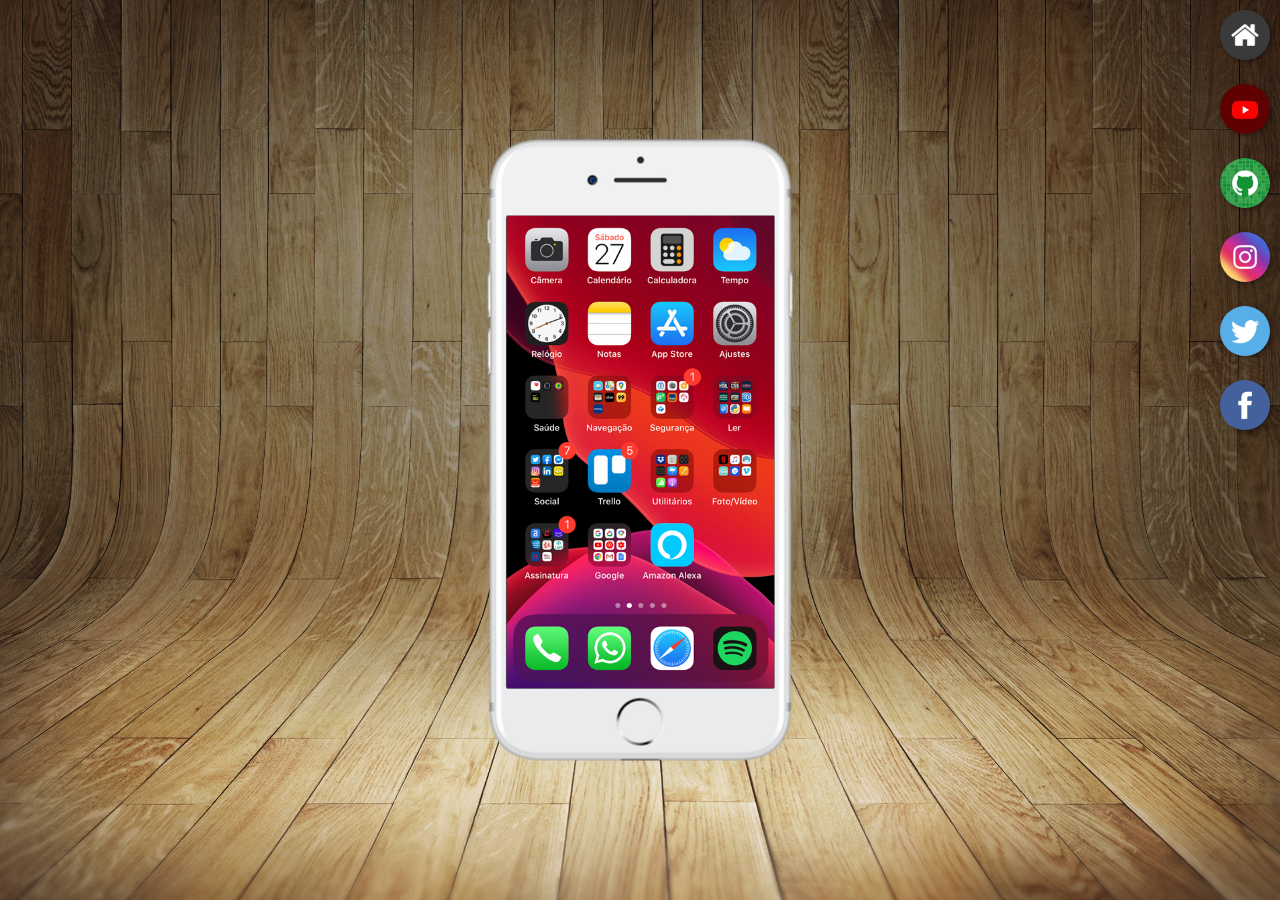
<file: index.html>
<!DOCTYPE html>
<html lang="pt-br">
<head>
   <meta charset="UTF-8">
   <meta name="viewport" content="width=device-width, initial-scale=1.0">
   <title>Projeto Redes Sociais</title>
   <link rel="stylesheet" href="estilos/style.css">
   <link rel="shortcut icon" href="estilos/favicon.ico" type="image/x-icon">
</head>
<body>
   <main>
      <section id="telephone">
         <iframe src="redes-sociais/home.html" frameborder="0" name="screen" id="screen">
         <p>Seu navegador não é compativel com este recurso</p>
         </iframe>
      </section>
      <section id="social-media">
         <a href="redes-sociais/home.html" target="screen"><img src="imagens/logo-home.jpg" alt="home"></a> <br>
         <a href="redes-sociais/youtube.html" target="screen"> <img src="imagens/logo-youtube.jpg" alt="youtube"></a><br>
         <a href="redes-sociais/github.html" target="screen"> <img src="imagens/logo-github.jpg" alt="github"></a><br>
         <a href="redes-sociais/instagram.html" target="screen"><img src="imagens/logo-instagram.jpg" alt="instagram"></a><br>
         <a href="redes-sociais/twitter.html" target="screen"> <img src="imagens/logo-twitter.jpg" alt="twitter"></a><br>
         <a href="redes-sociais/facebook.html" target="screen"> <img src="imagens/logo-facebook.jpg" alt="facebook"></a><br>
      </section>
   </main>
</body>
</html>
</file>
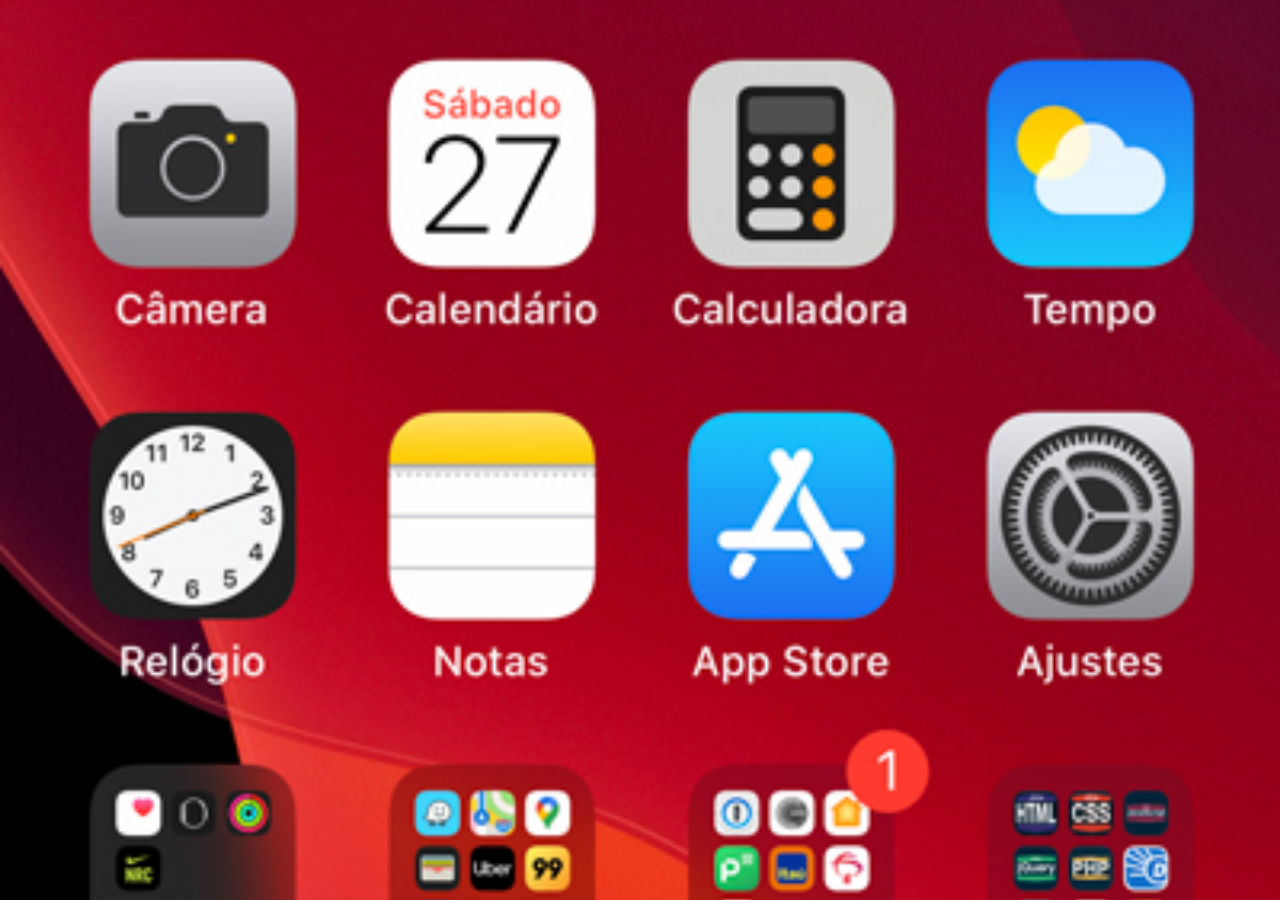
<file: home.html>
<!DOCTYPE html>
<html lang="pt-br">
<head>
   <meta charset="UTF-8">
   <meta name="viewport" content="width=device-width, initial-scale=1.0">
   <title>home</title>
   <style>
      *{
         margin: 0px;
         padding: 0px;
      }

      body{
         width: 100vw;
         height: 100vh;
         background: black url(imagens/tela-home.jpg) no-repeat top ;
         background-size: cover;
      }
   </style>
</head>
<body>
   
</body>
</html>
</file>
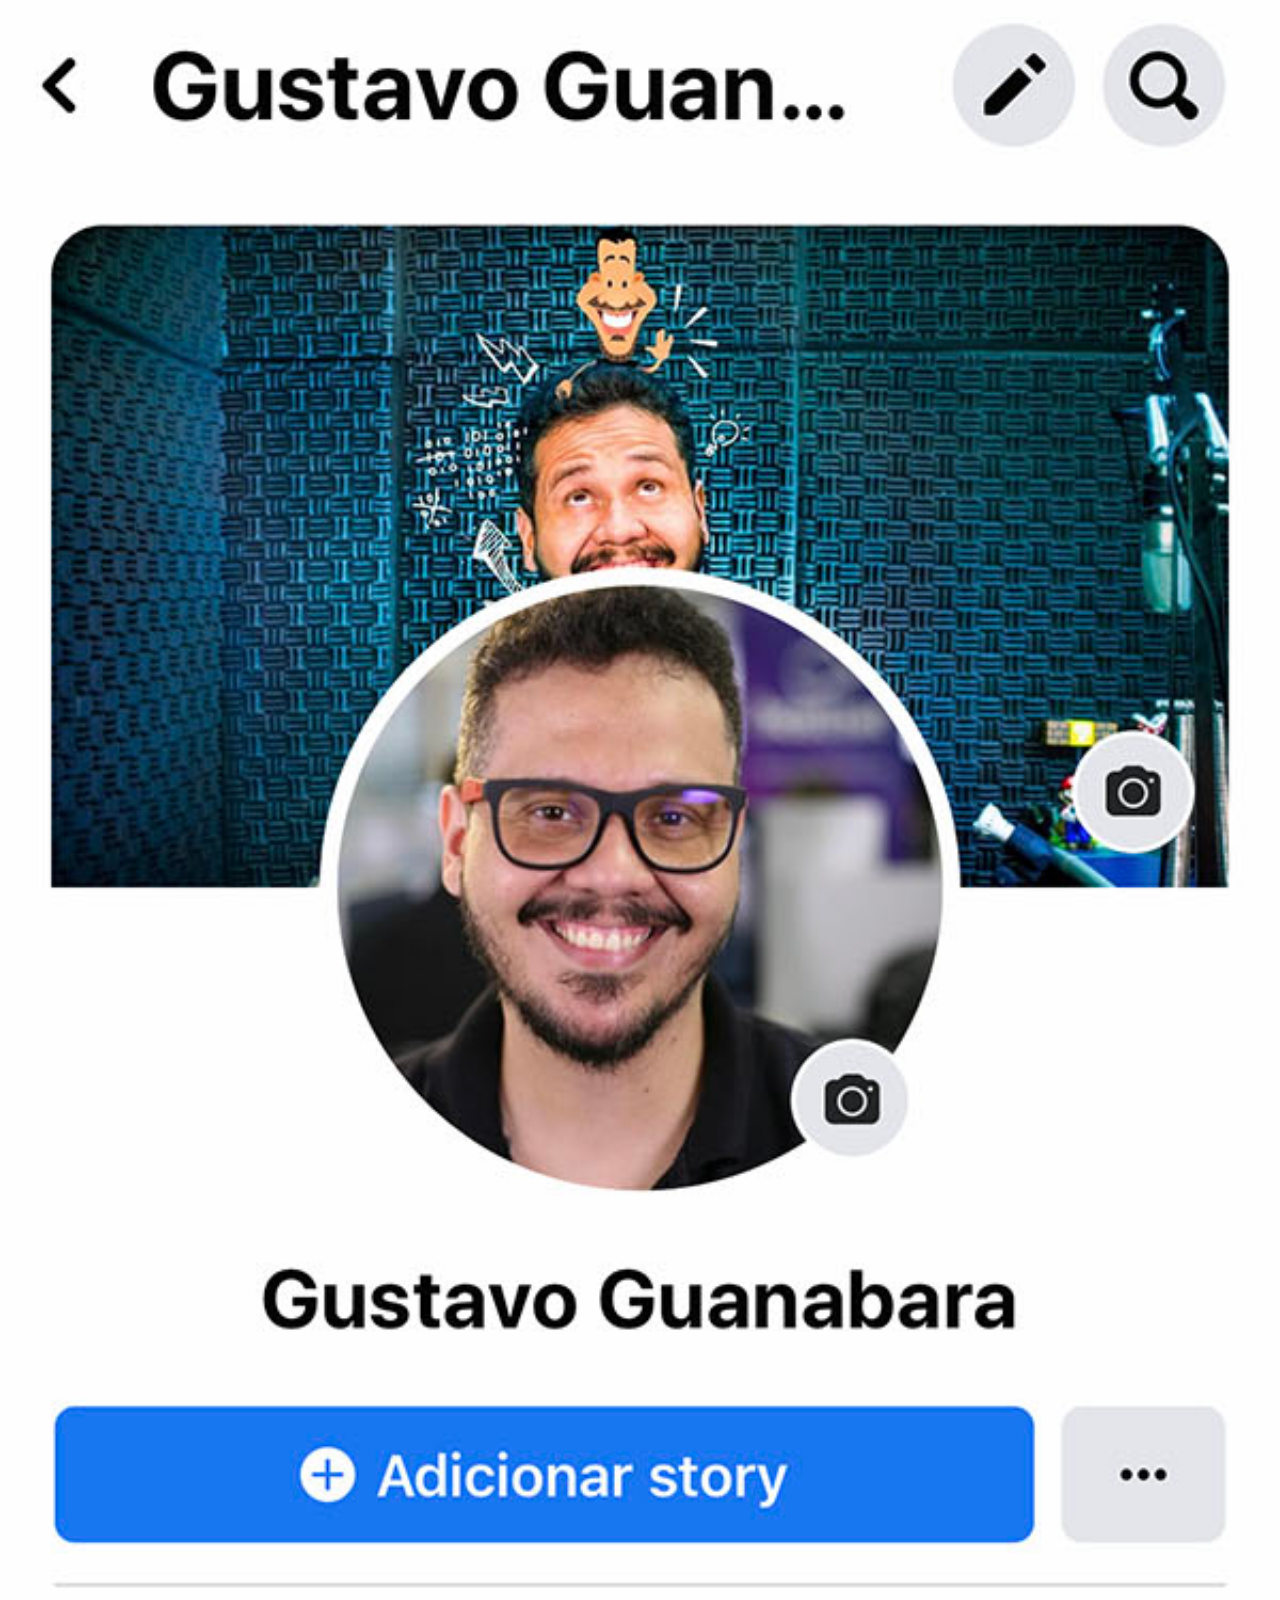
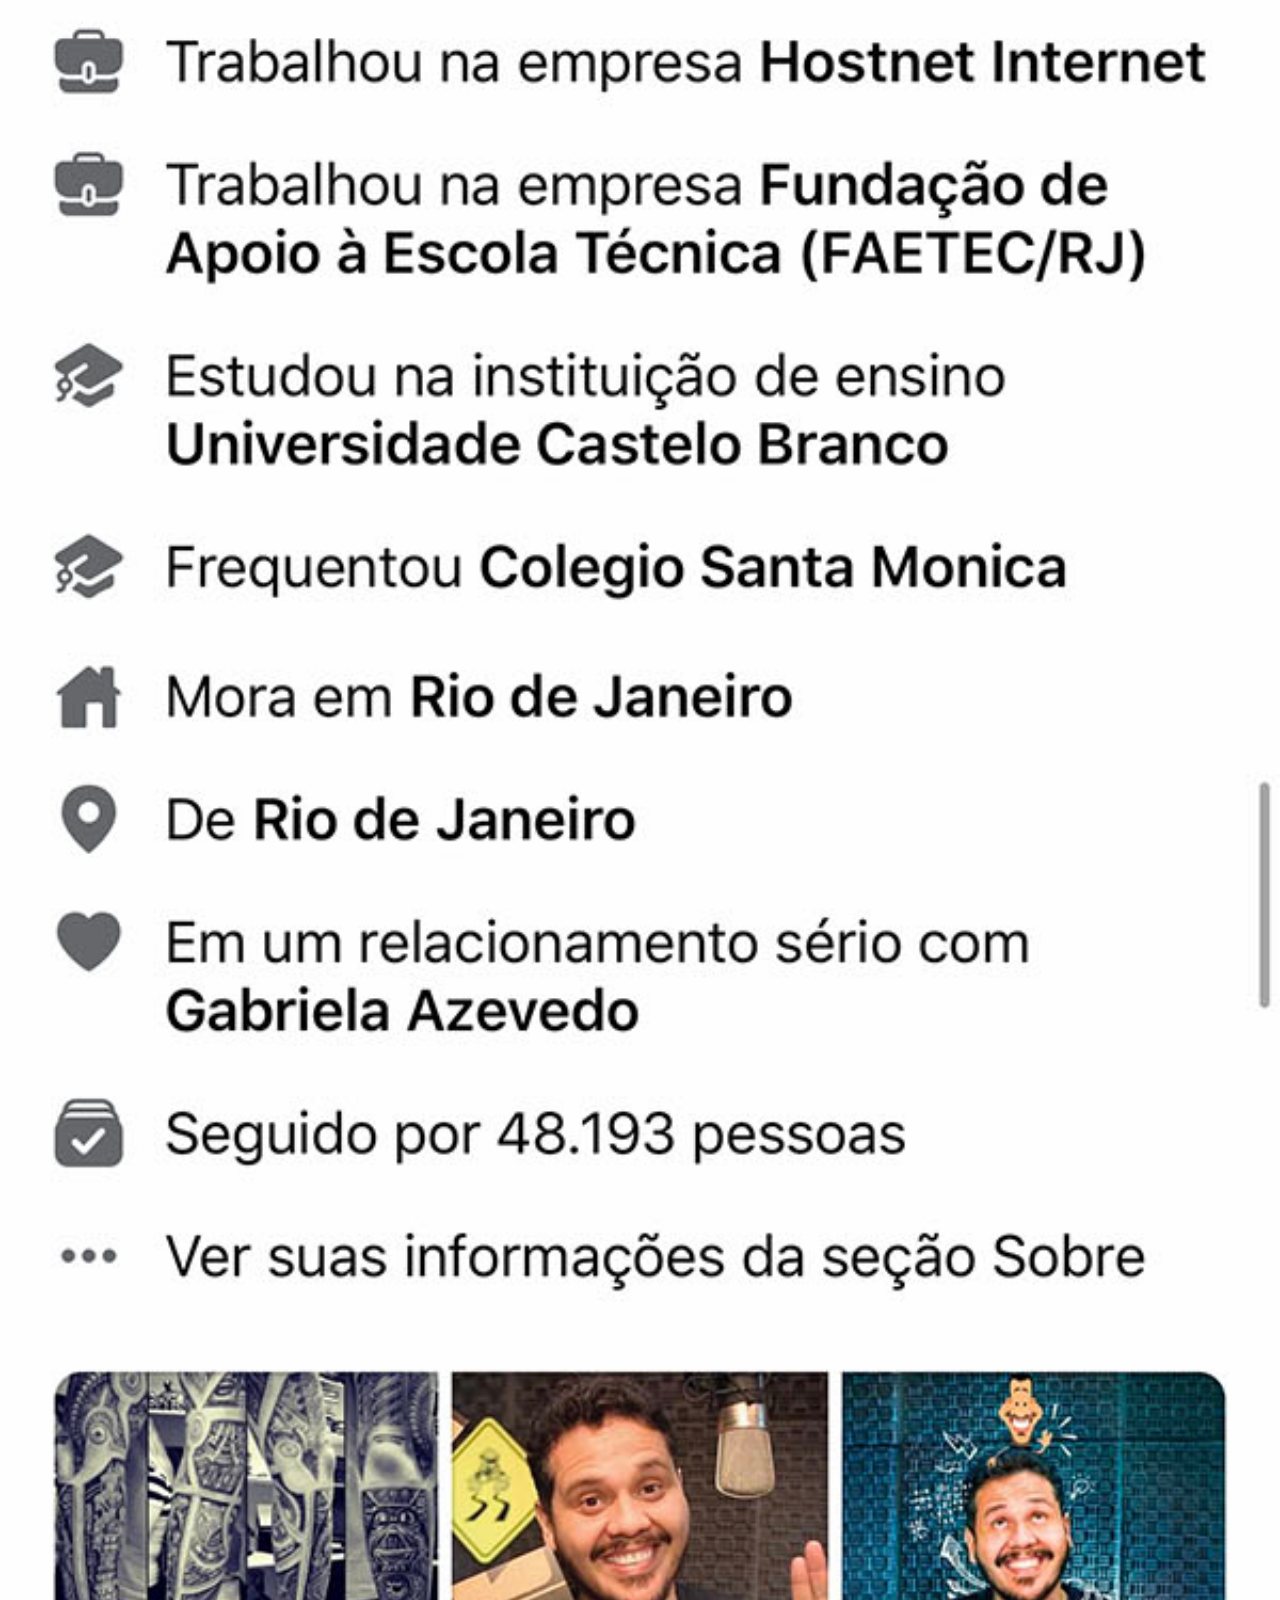
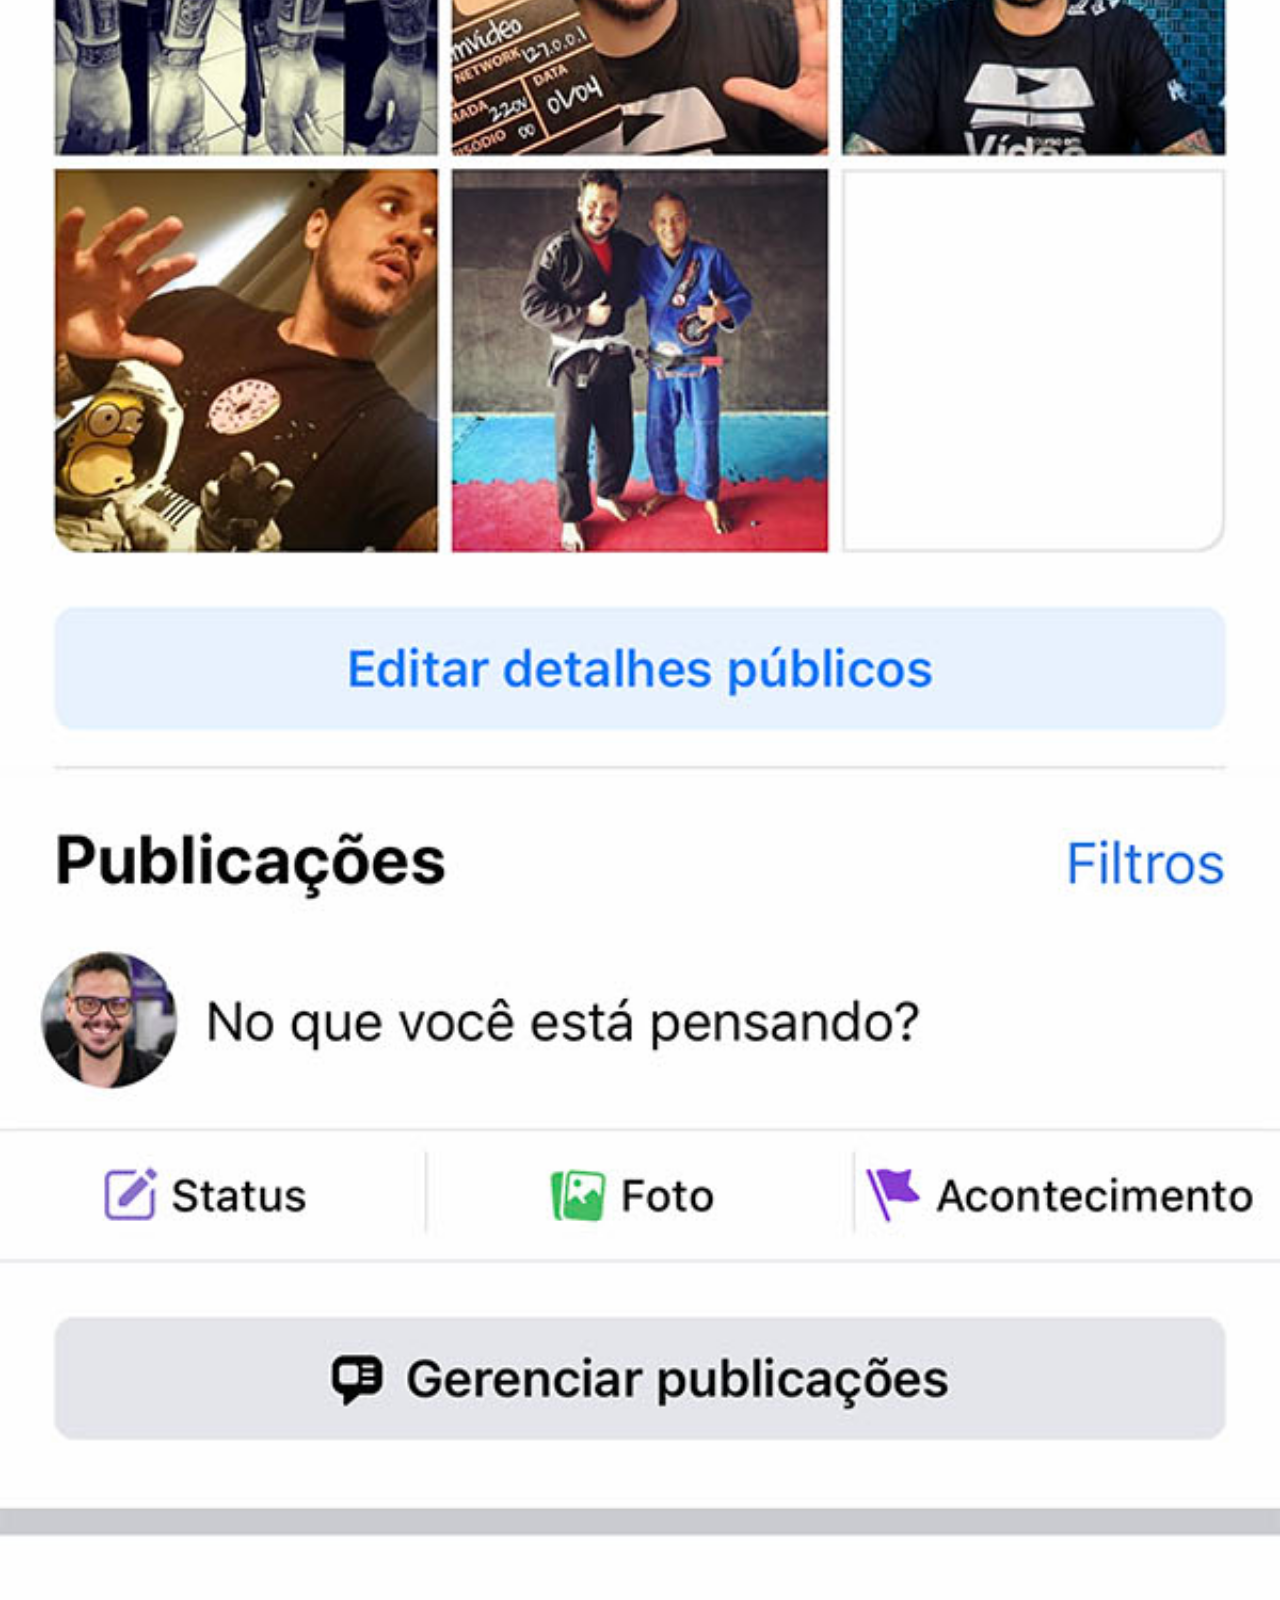
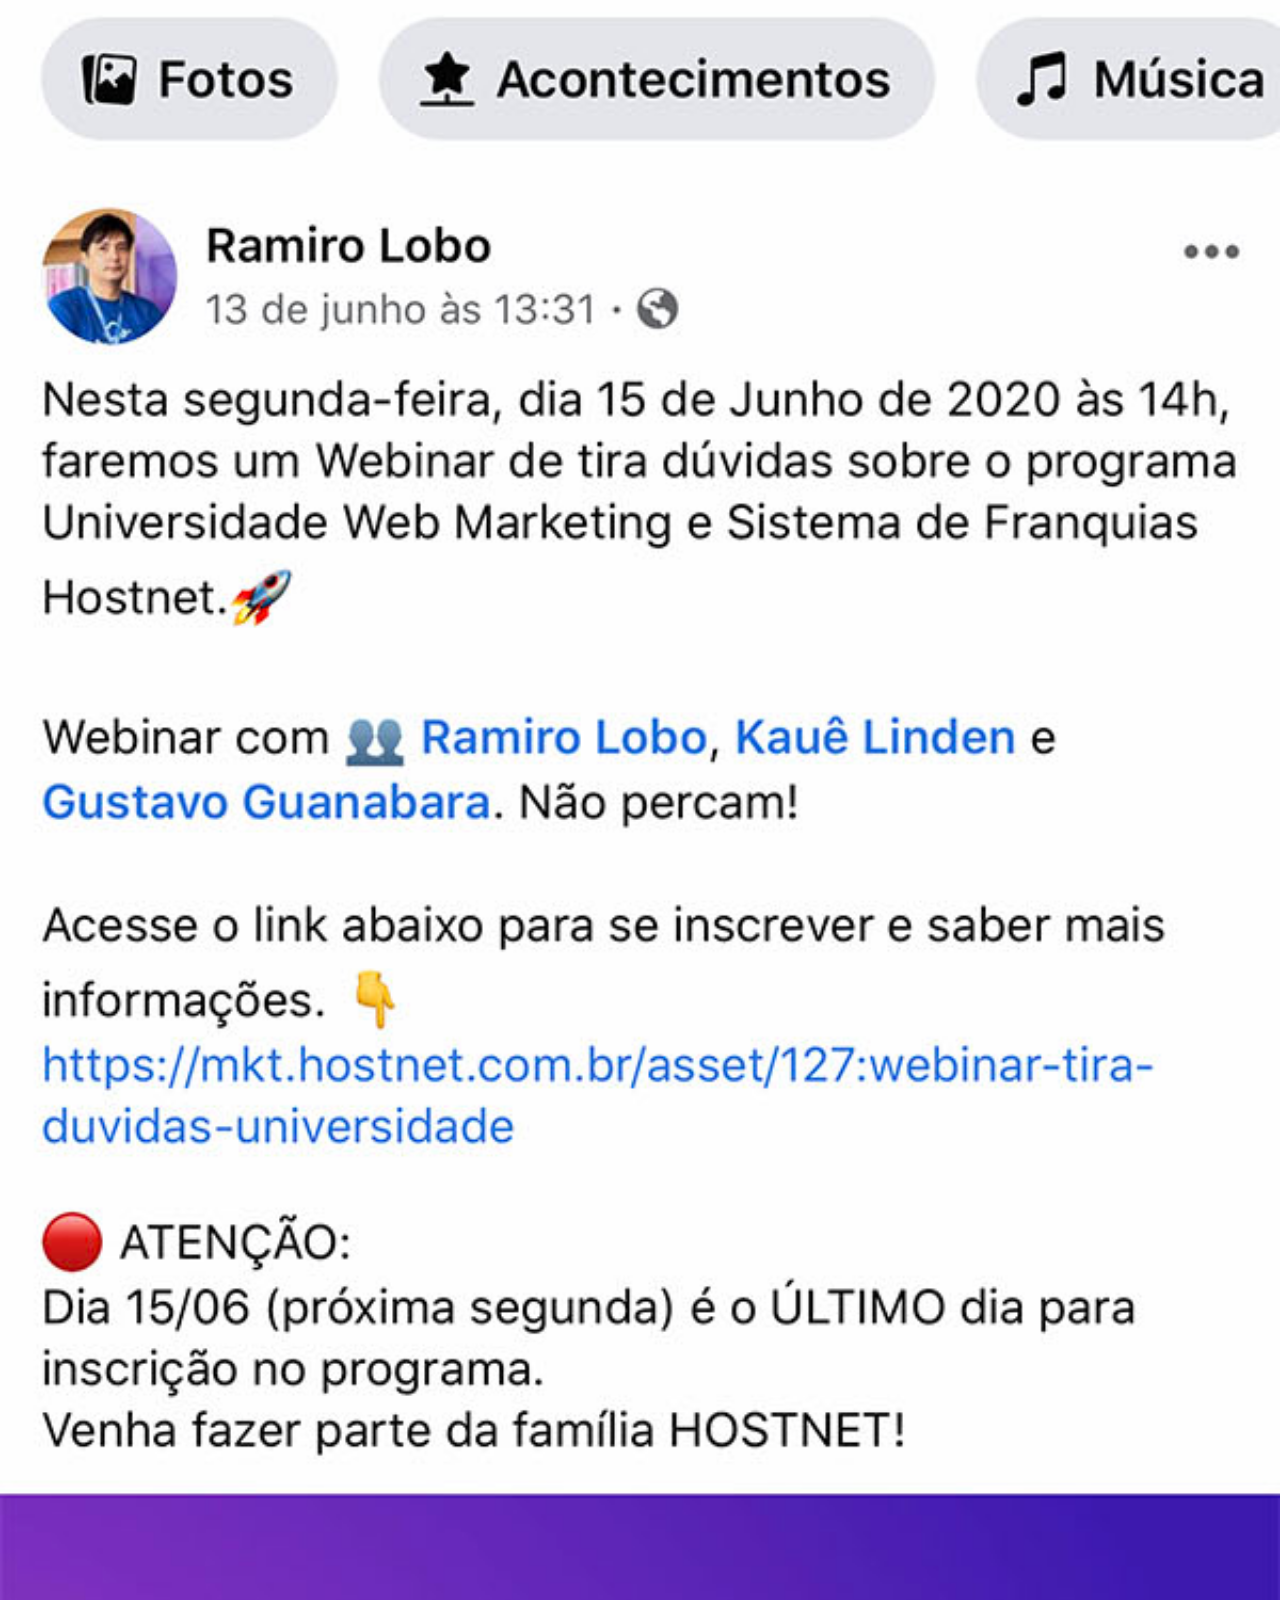
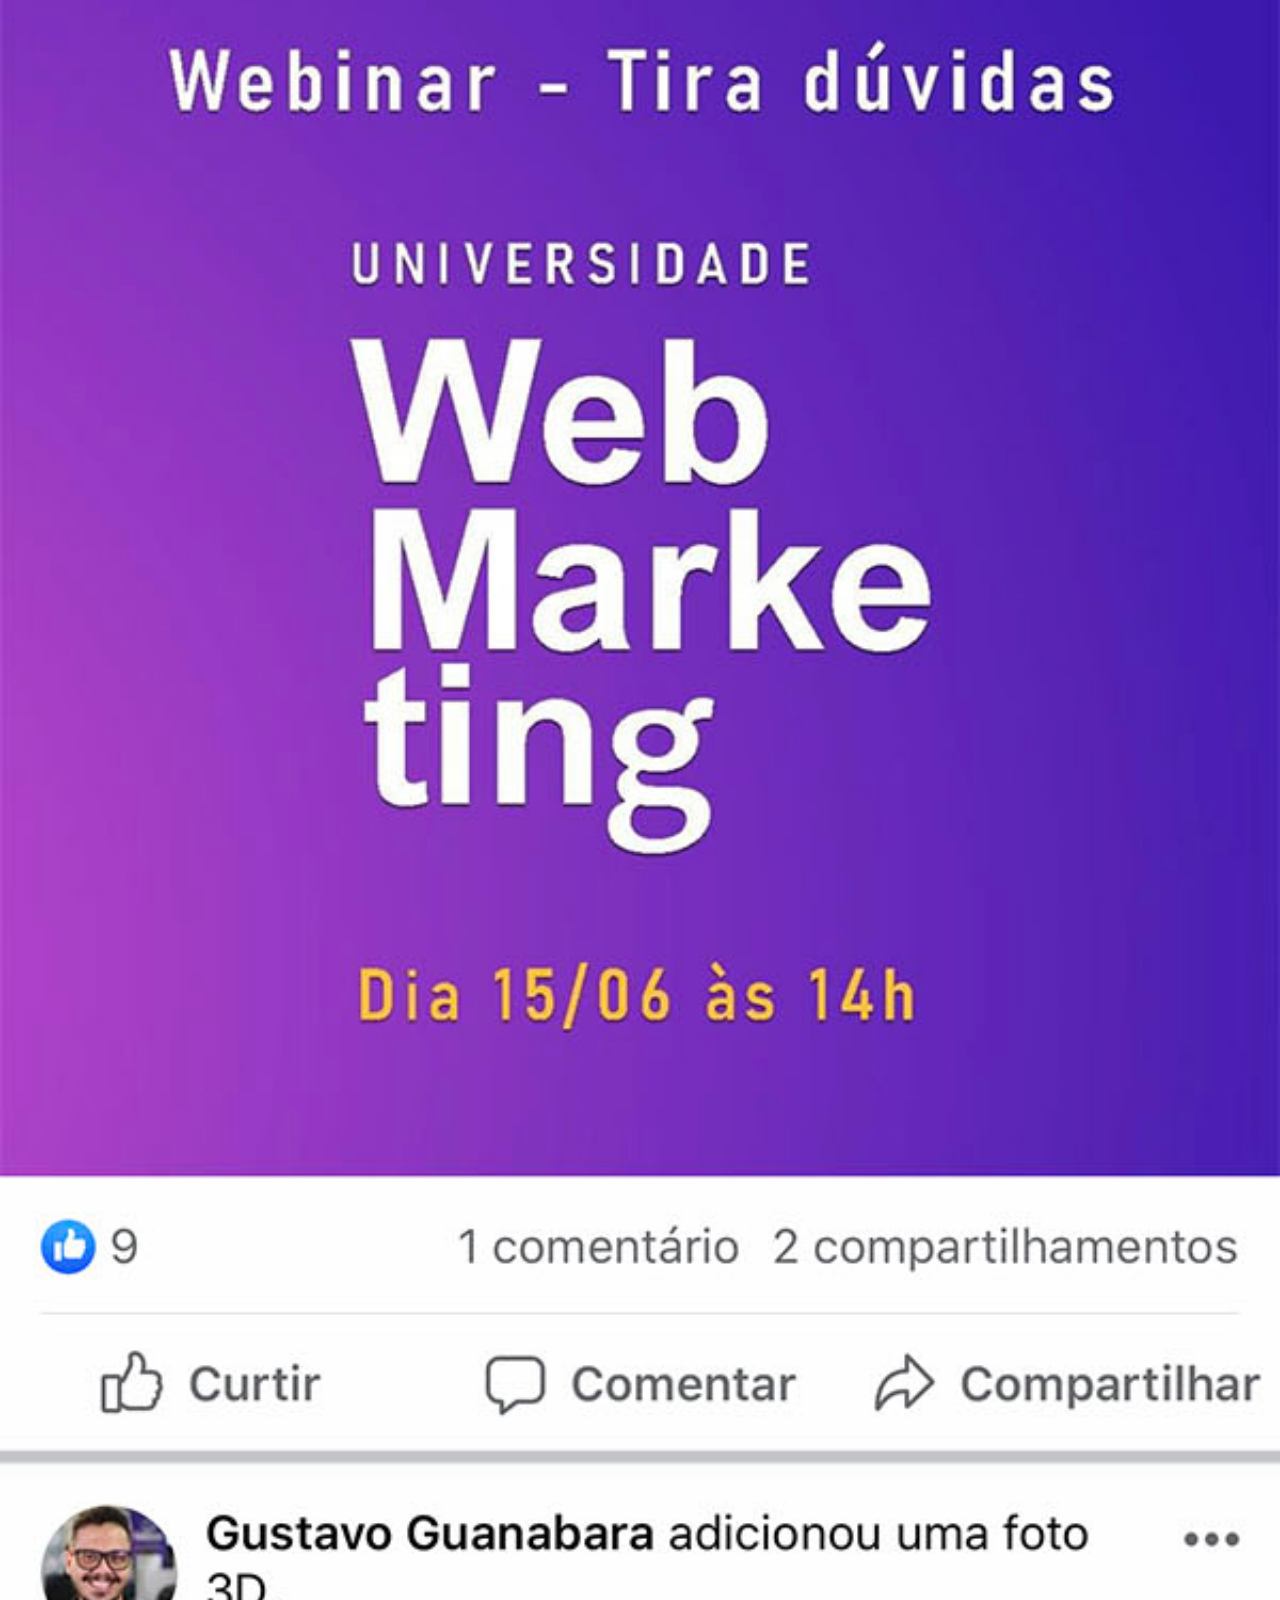
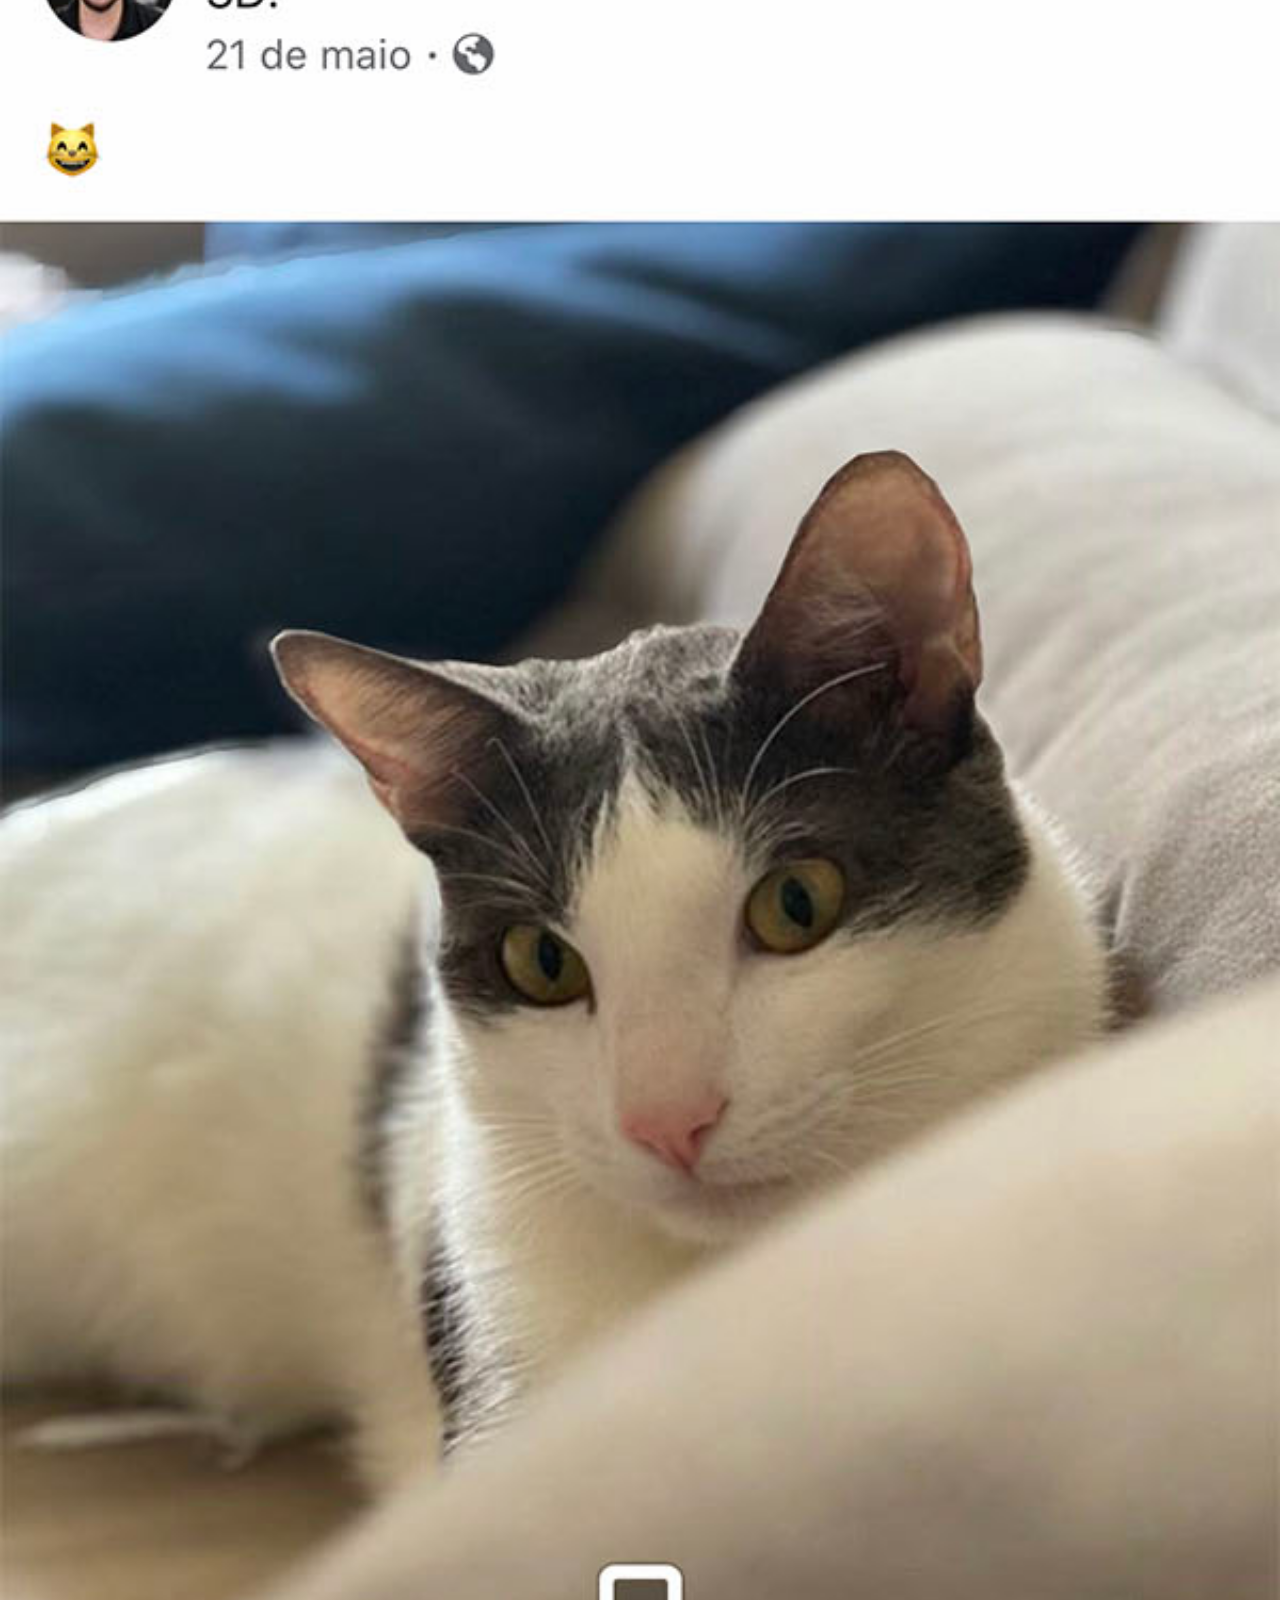
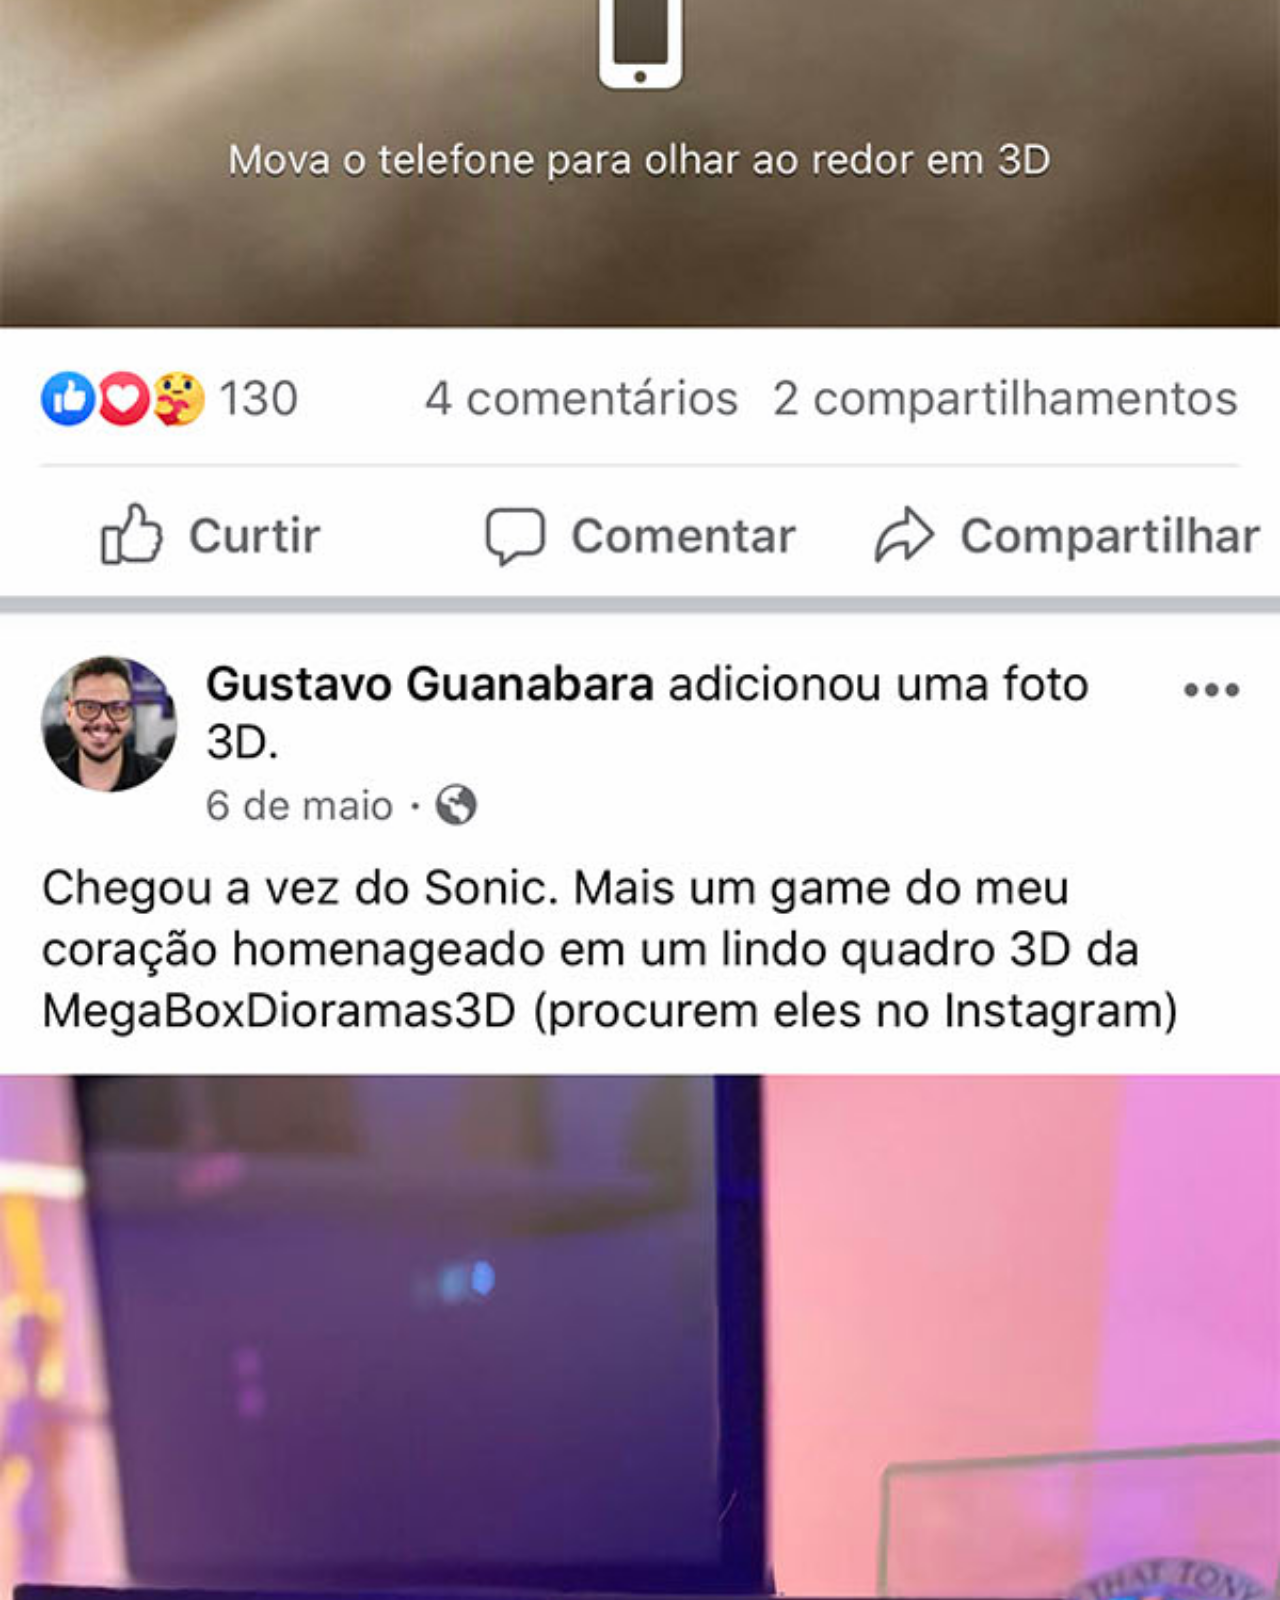
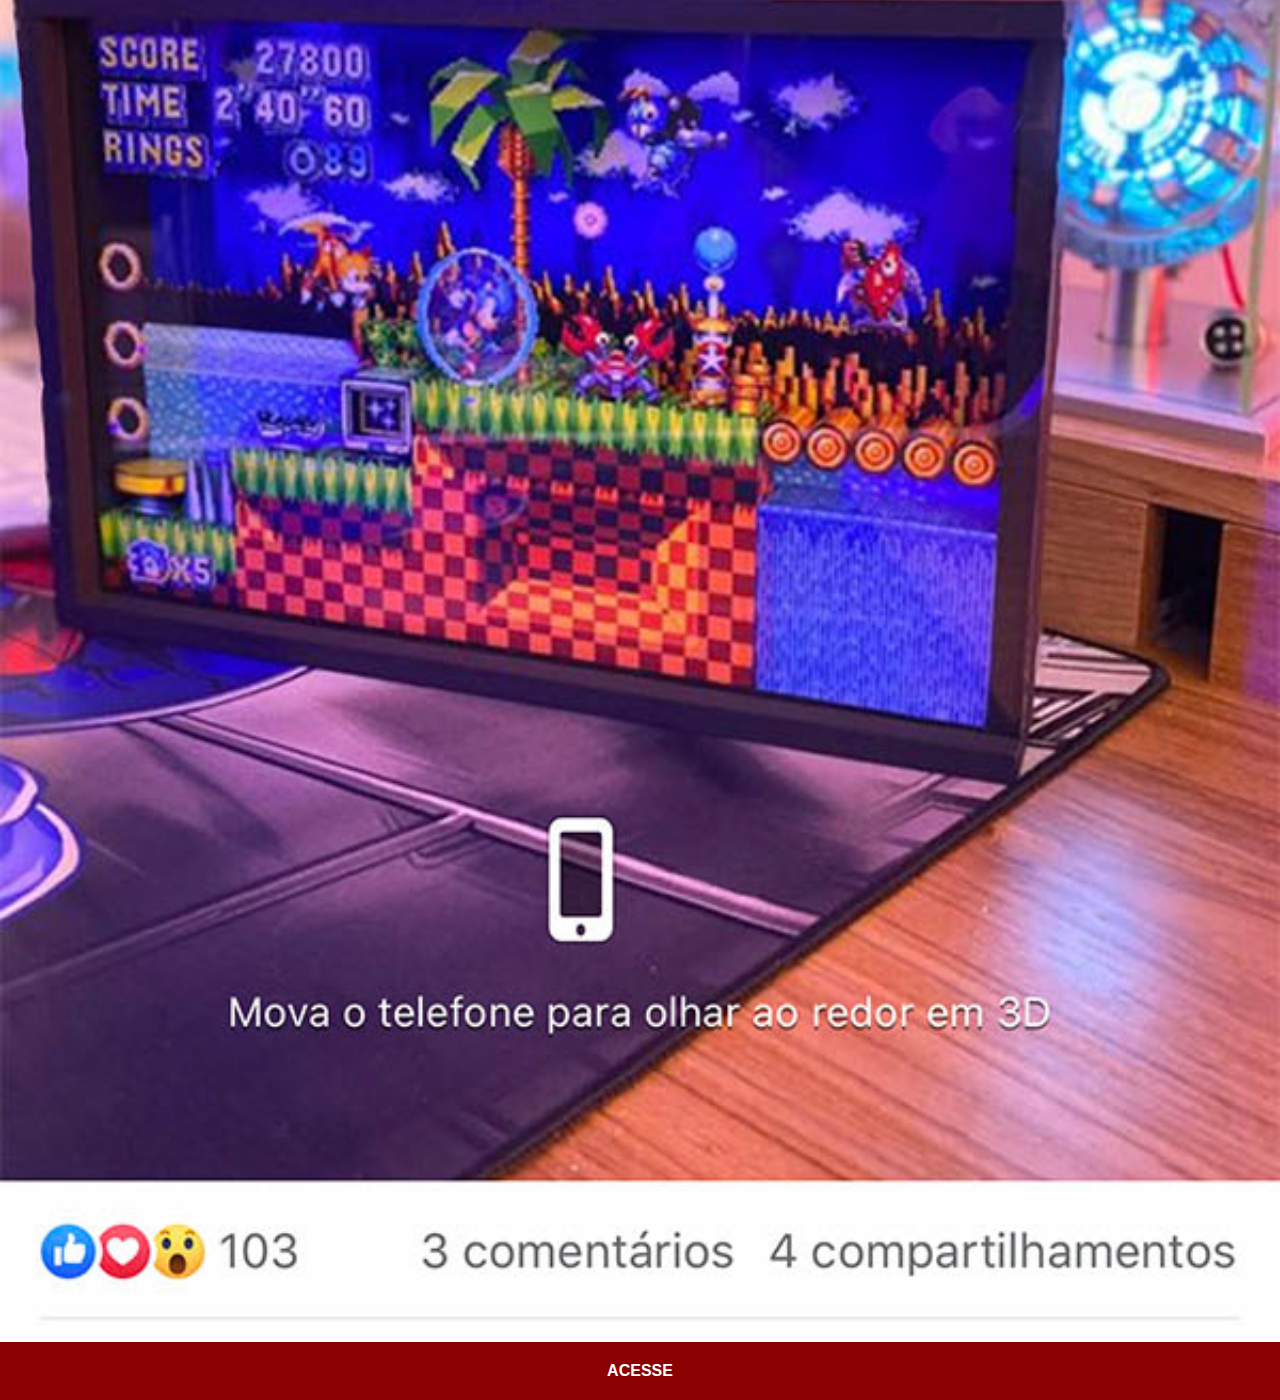
<file: redes-sociais/facebook.html>
<!DOCTYPE html>
<html lang="pt-br">
<head>
   <meta charset="UTF-8">
   <meta name="viewport" content="width=device-width, initial-scale=1.0">
   <title>Facebook</title>
   <link rel="stylesheet" href="../estilos/social.css">
</head>
<body>
   <img src="../imagens/tela-facebook.jpg" alt="twitter">
   <a href="https://www.facebook.com/gustavoguanabara/?locale=pt_BR" target="_blank">ACESSE</a>
</body>
</html>
</file>
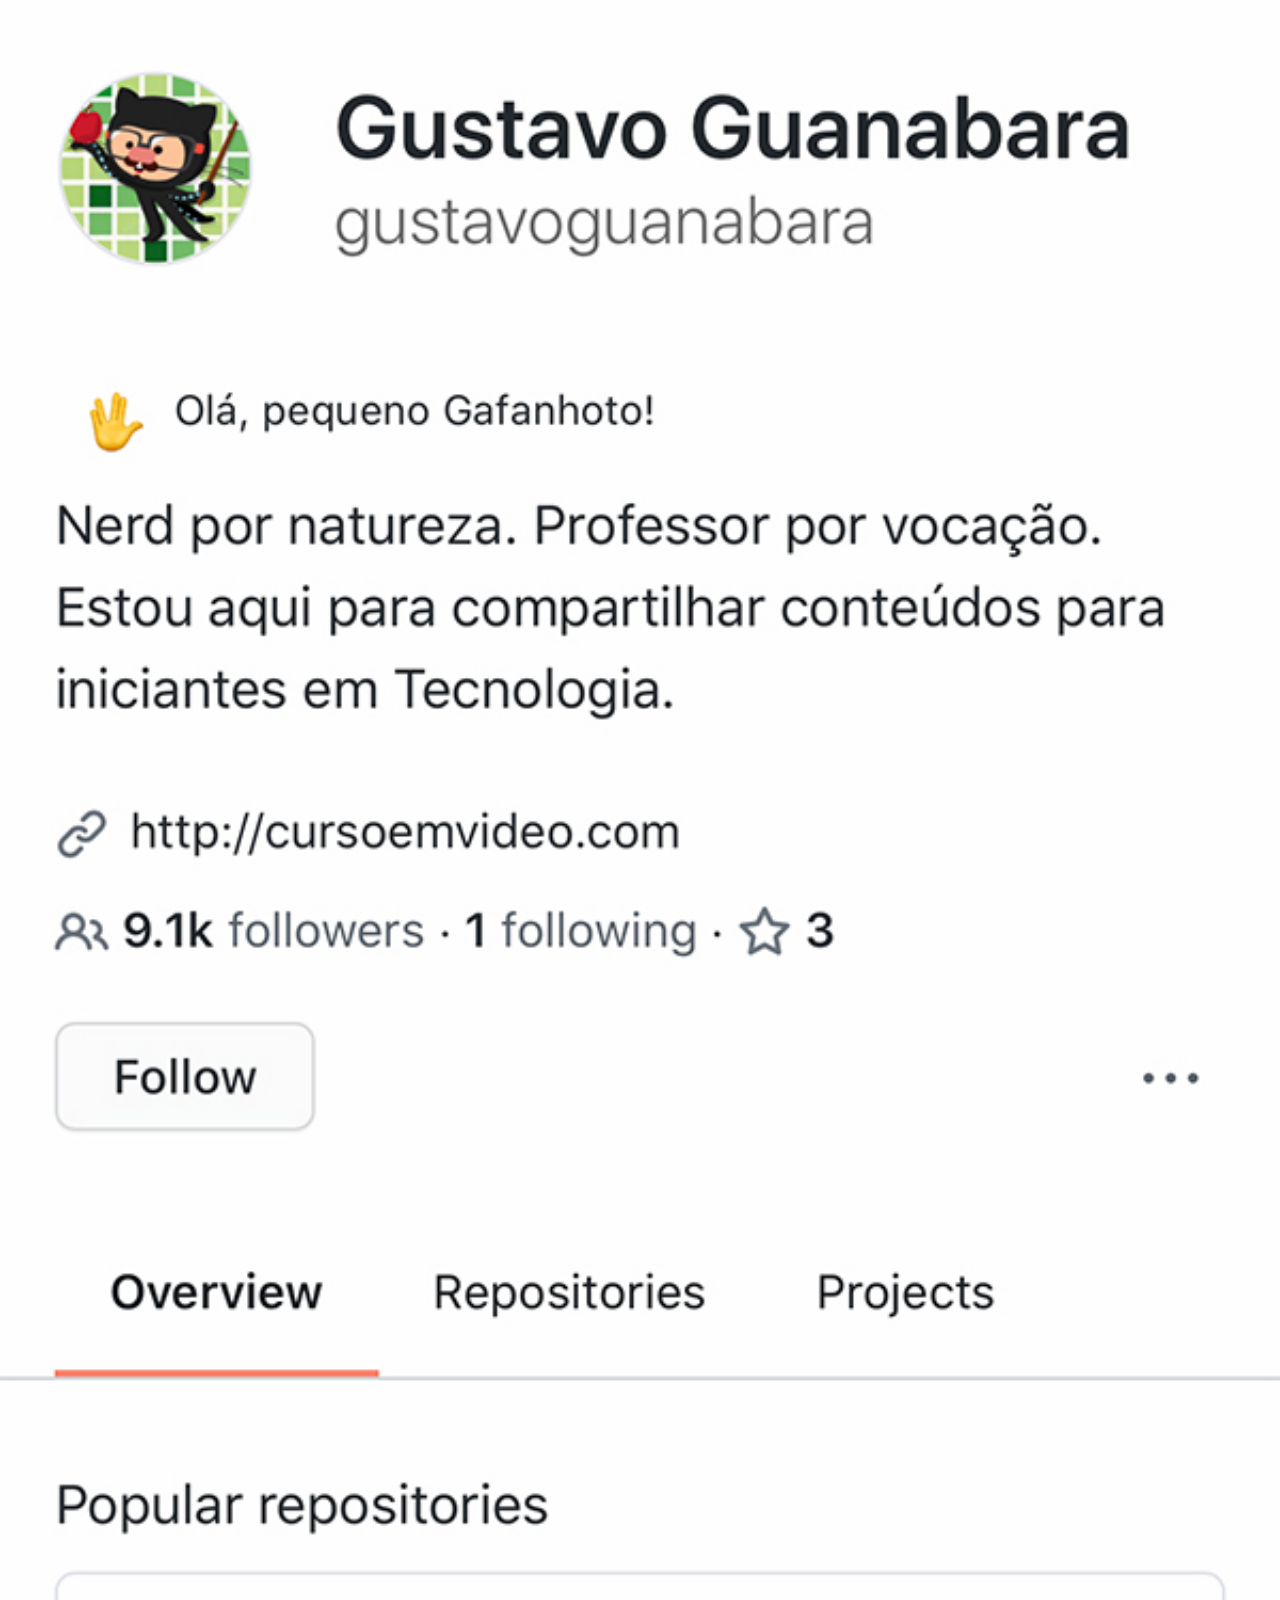
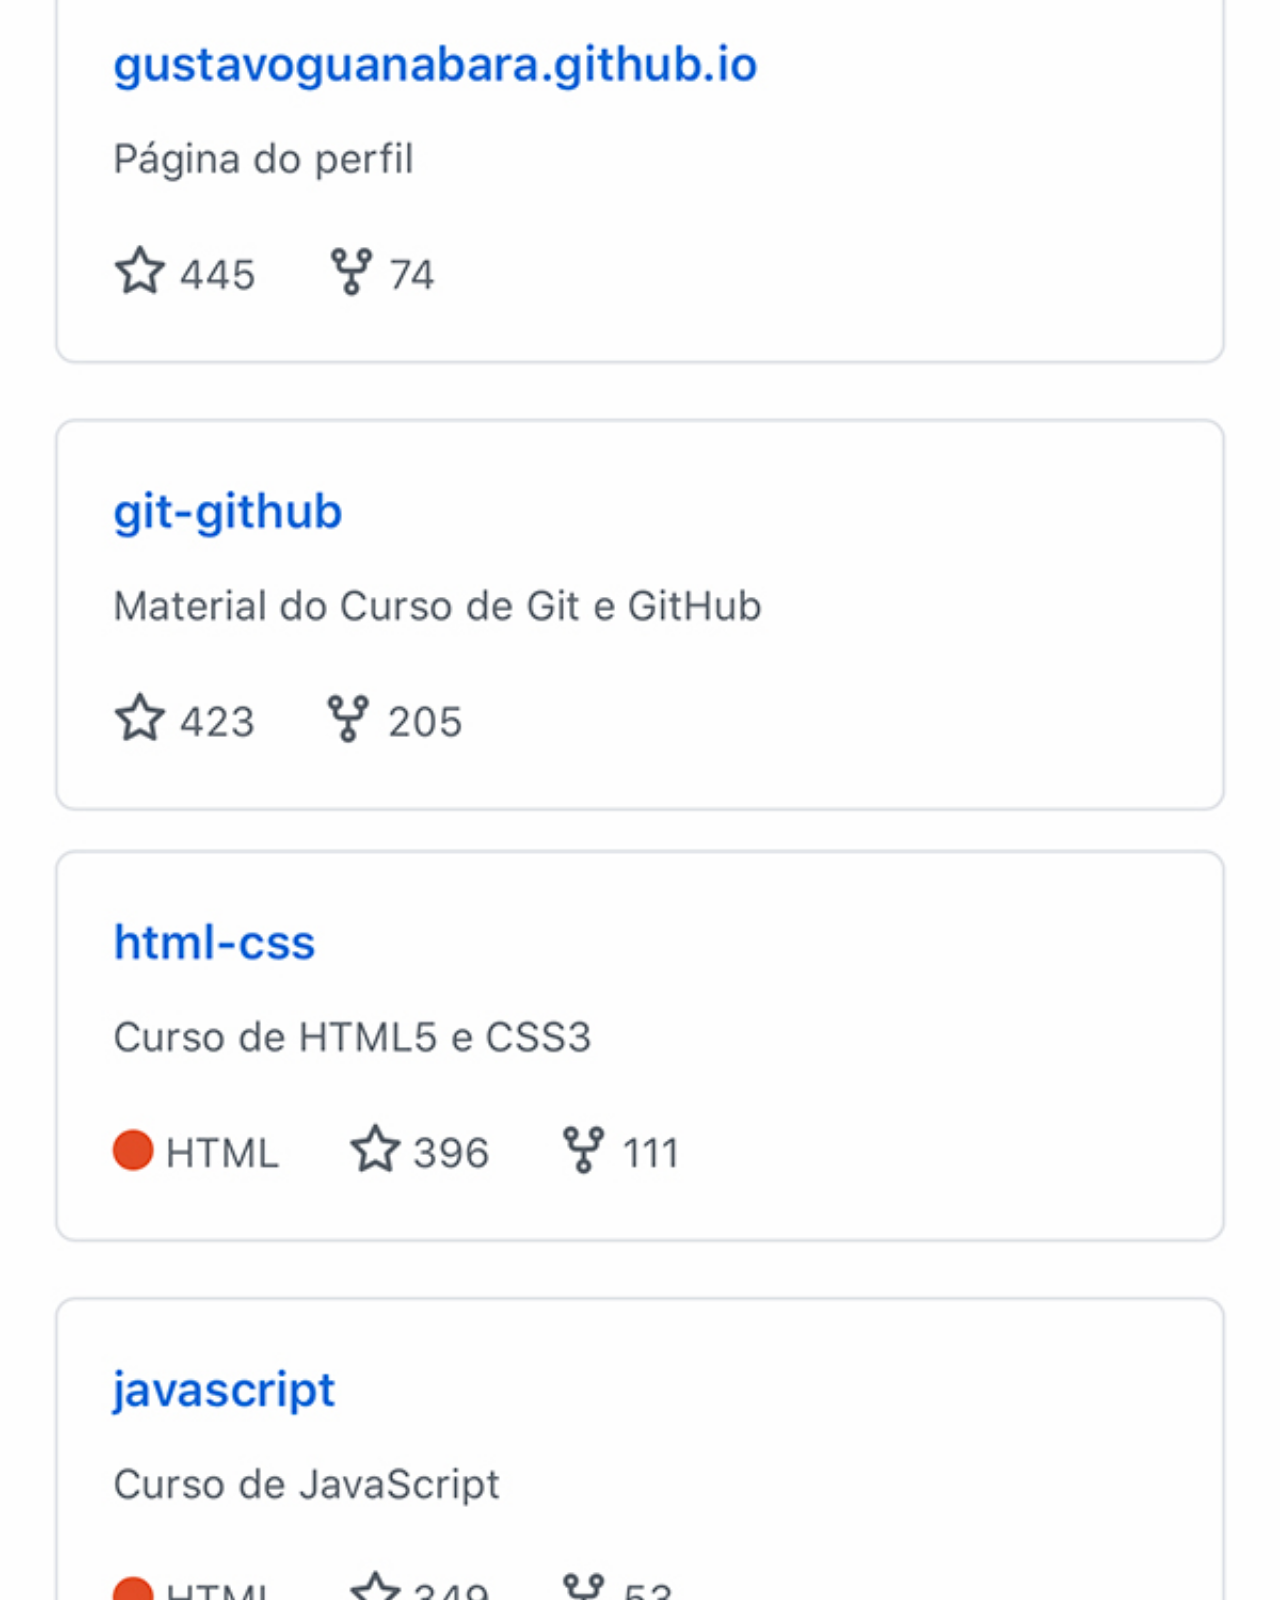
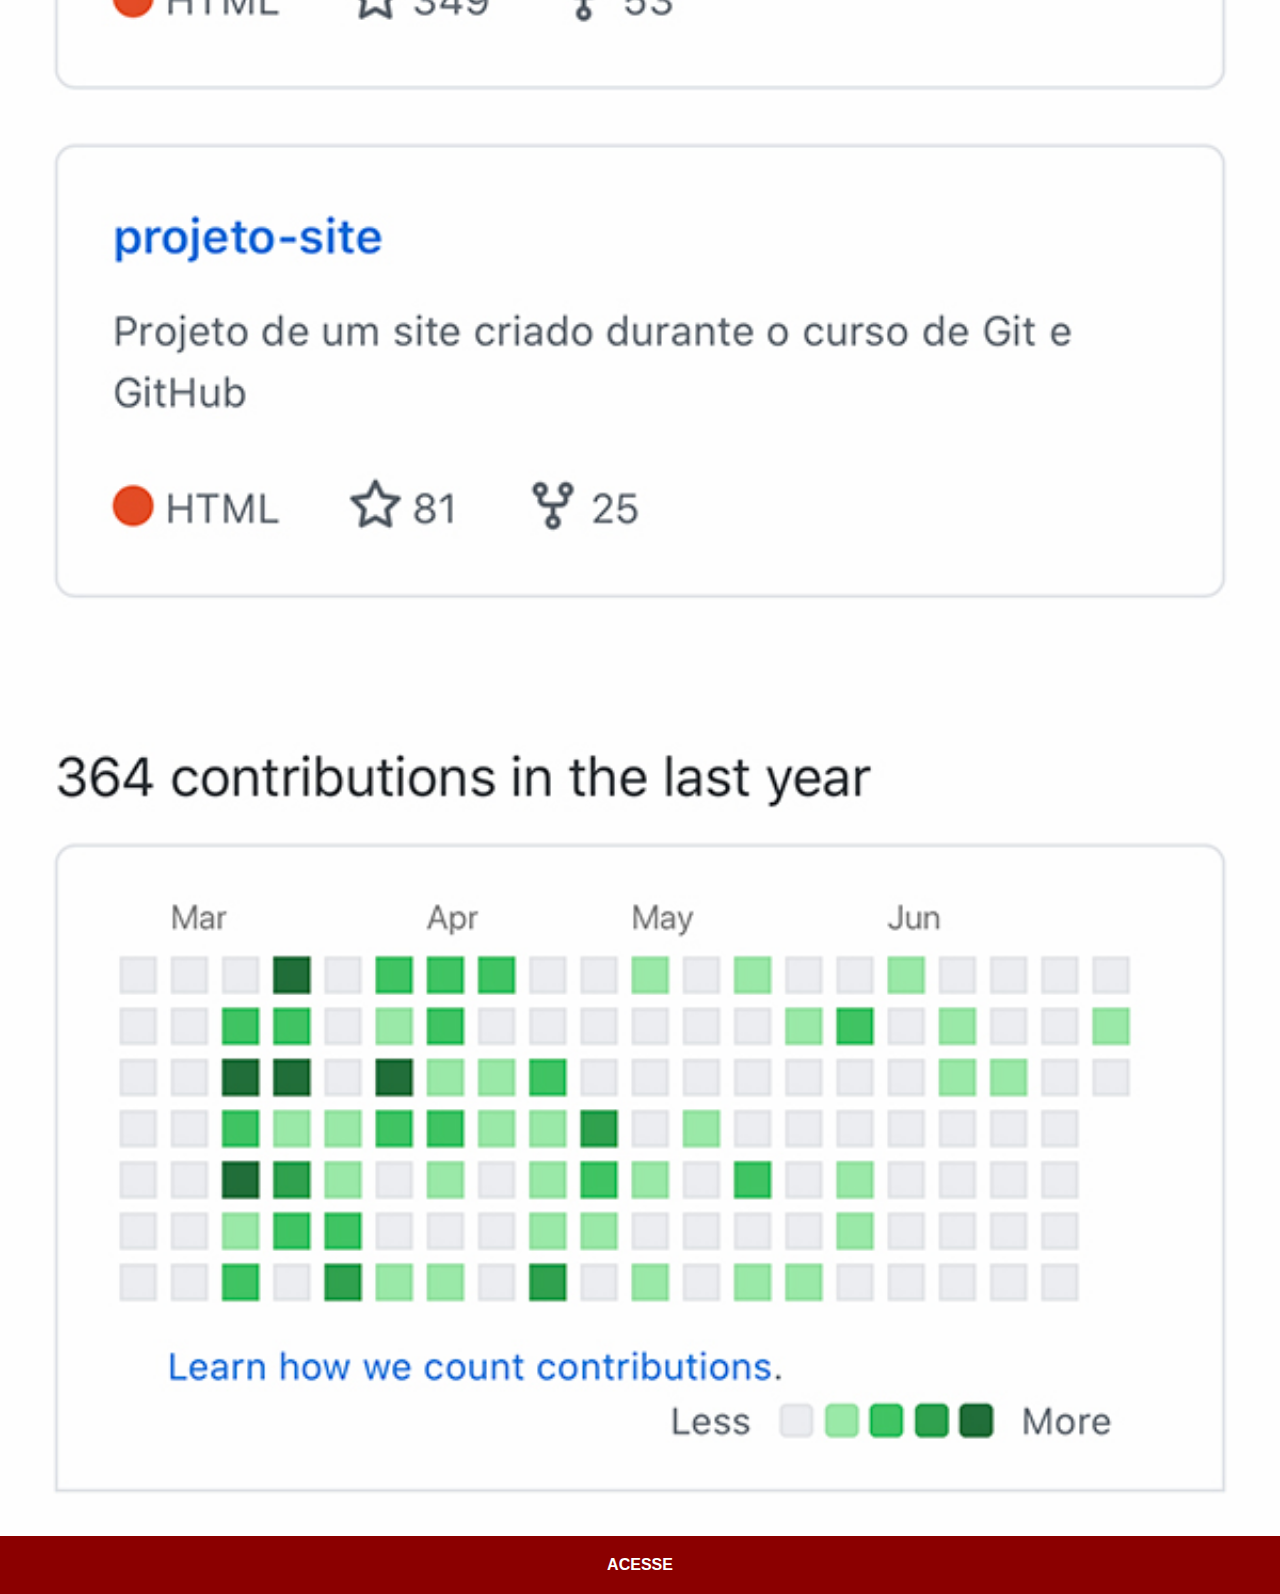
<file: redes-sociais/github.html>
<!DOCTYPE html>
<html lang="pt-br">
<head>
   <meta charset="UTF-8">
   <meta name="viewport" content="width=device-width, initial-scale=1.0">
   <title>Github</title>
   <link rel="stylesheet" href="../estilos/social.css">
</head>
<body>
   <img src="../imagens/tela-github.jpg" alt="twitter">
   <a href="https://github.com/gustavoguanabara" target="_blank">ACESSE</a>
</body>
</html>
</file>
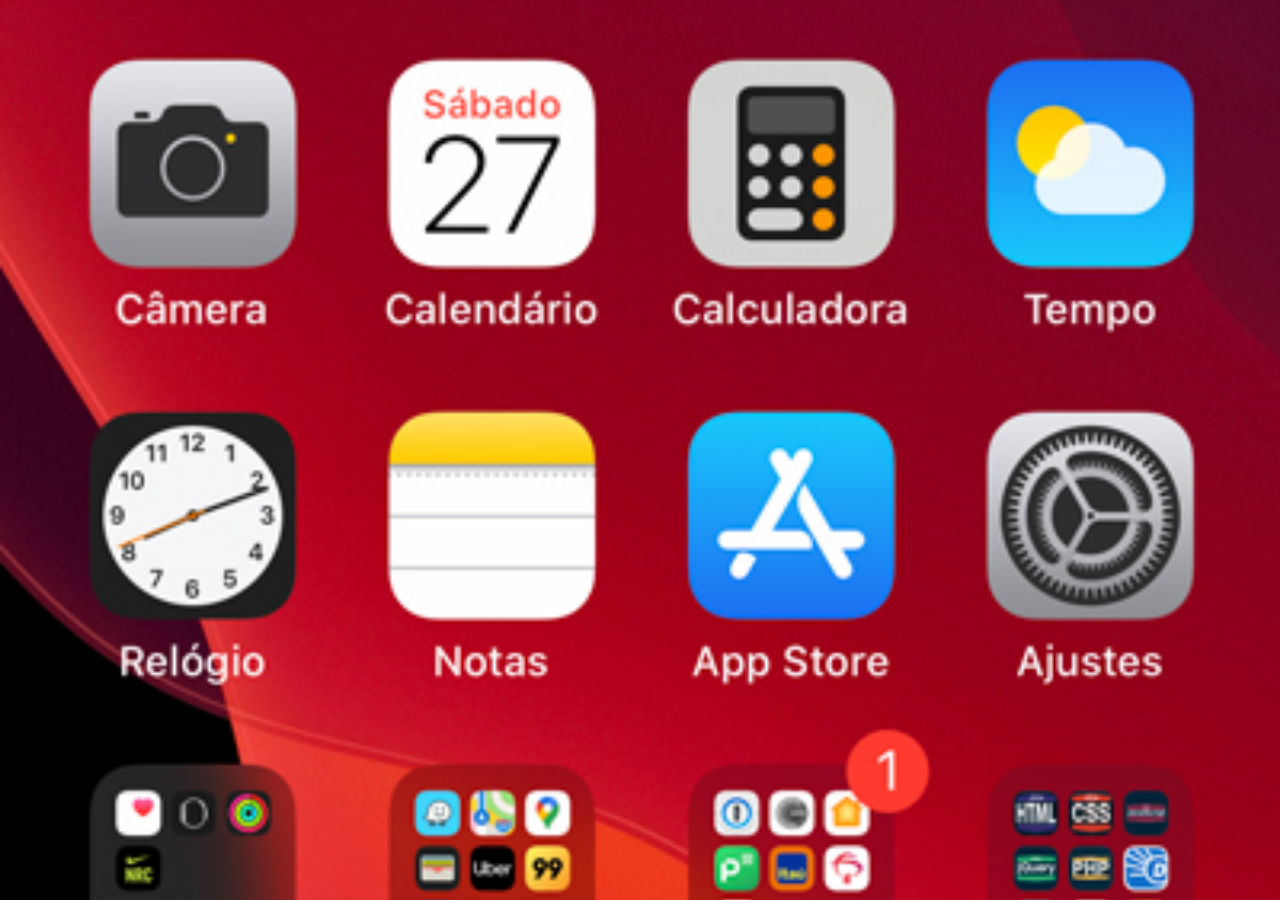
<file: redes-sociais/home.html>
<!DOCTYPE html>
<html lang="pt-br">
<head>
   <meta charset="UTF-8">
   <meta name="viewport" content="width=device-width, initial-scale=1.0">
   <title>home</title>
   <style>
      *{
         margin: 0px;
         padding: 0px;
      }

      body{
         width: 100vw;
         height: 100vh;
         background: black url(../imagens/tela-home.jpg) no-repeat top ;
         background-size: cover;
      }
   </style>
   
</head>
<body>
</body>
</html>
</file>
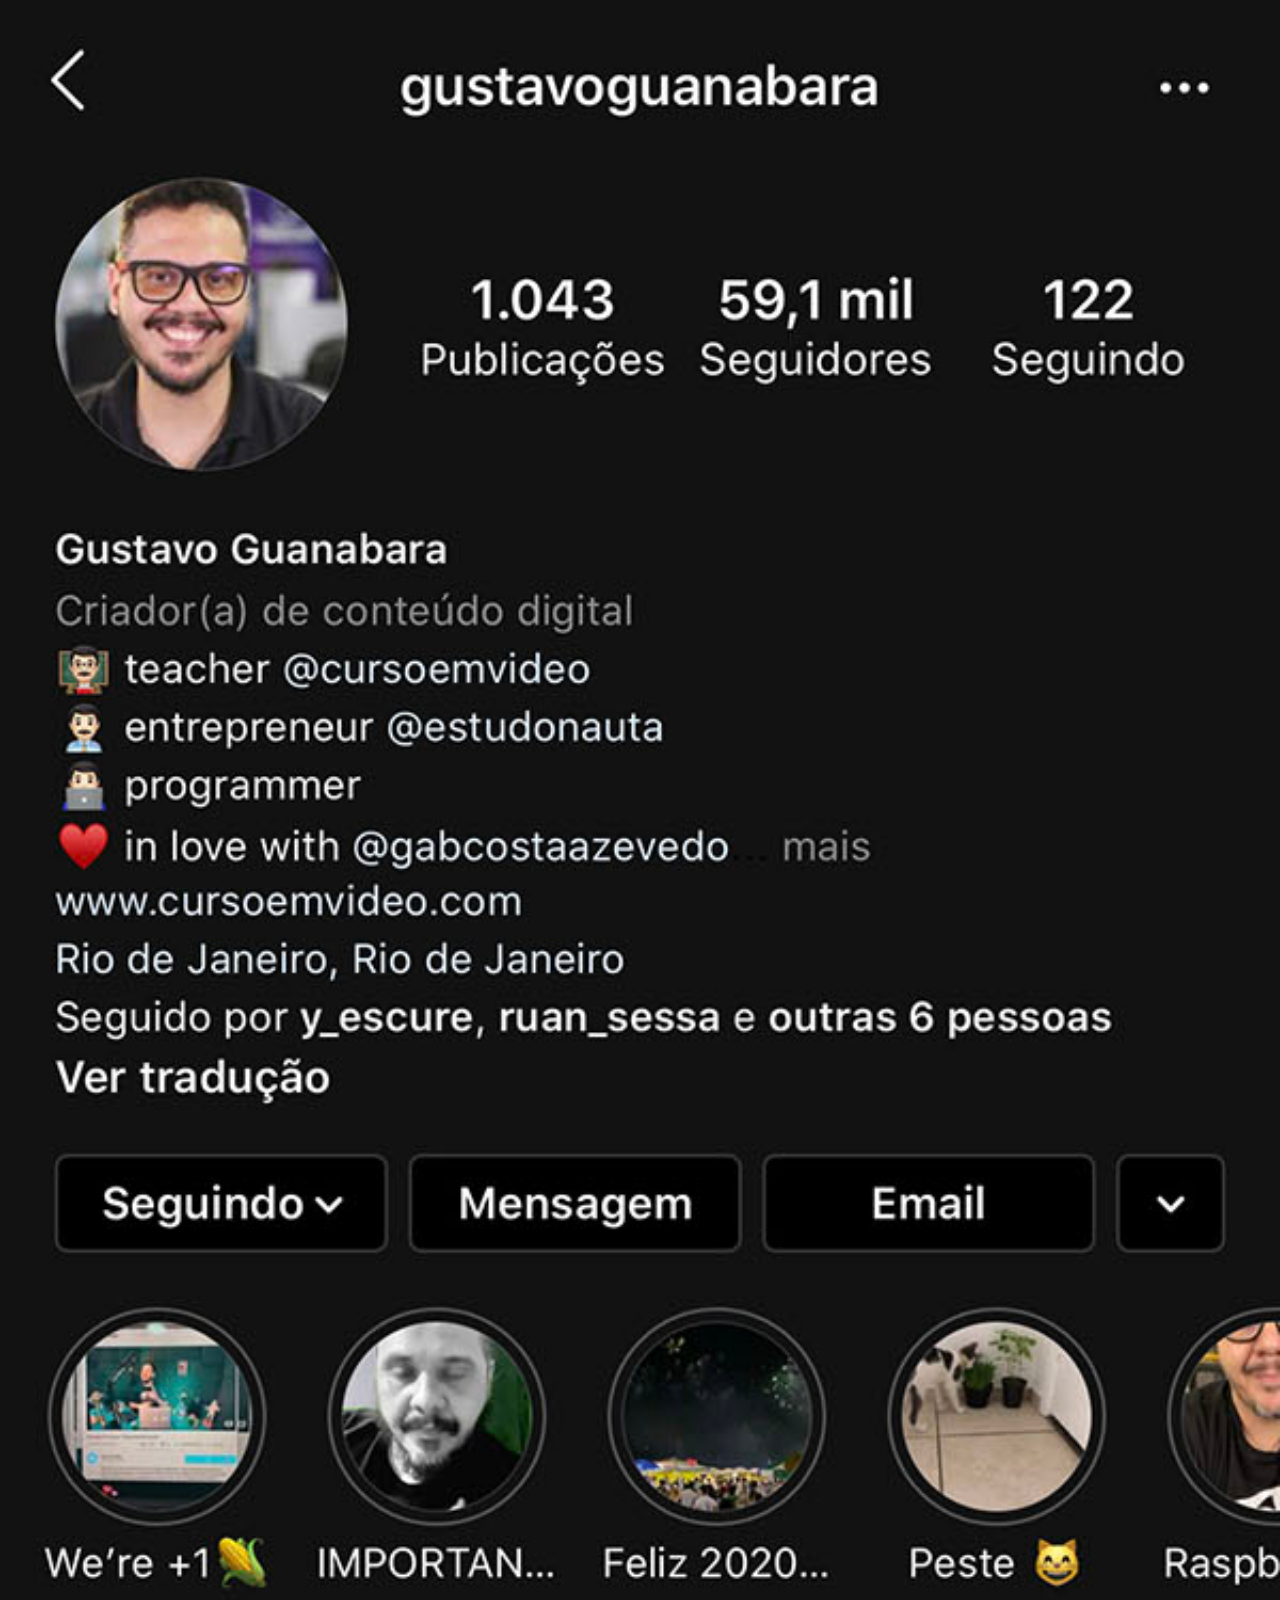
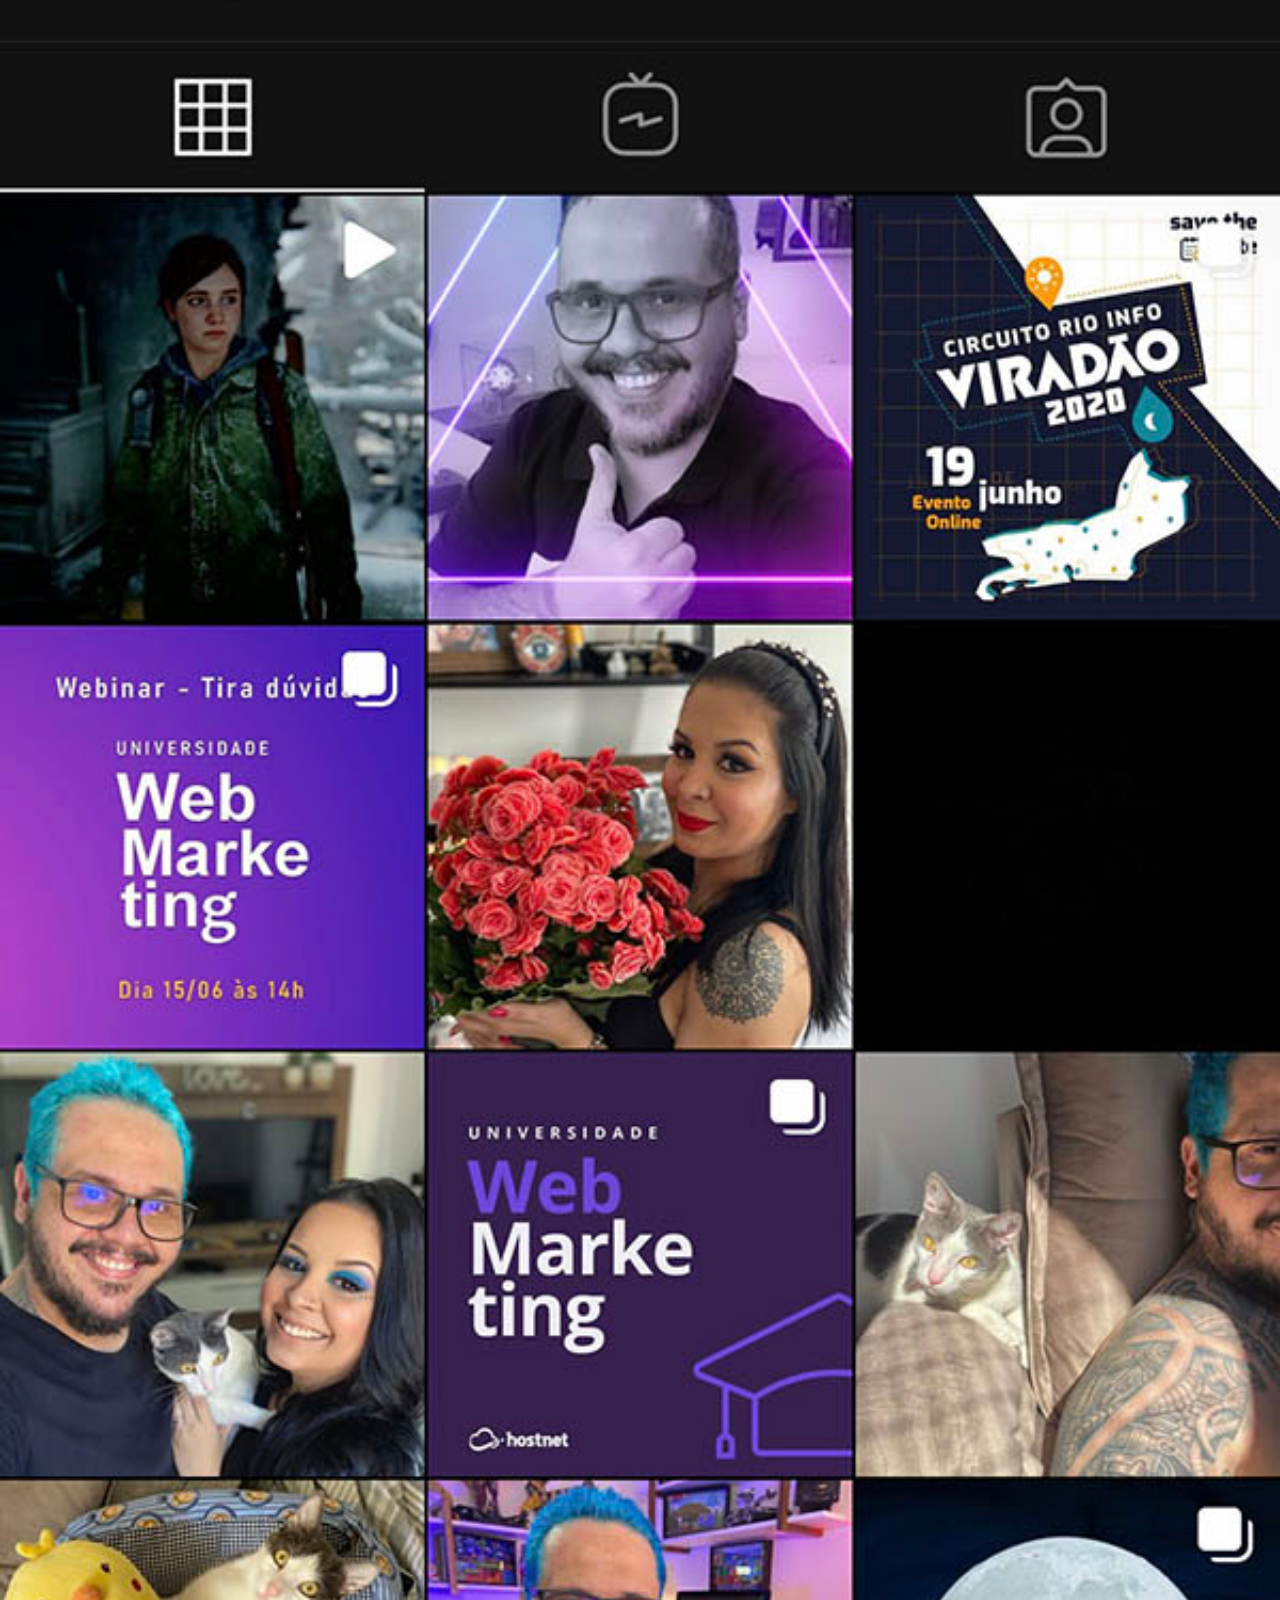
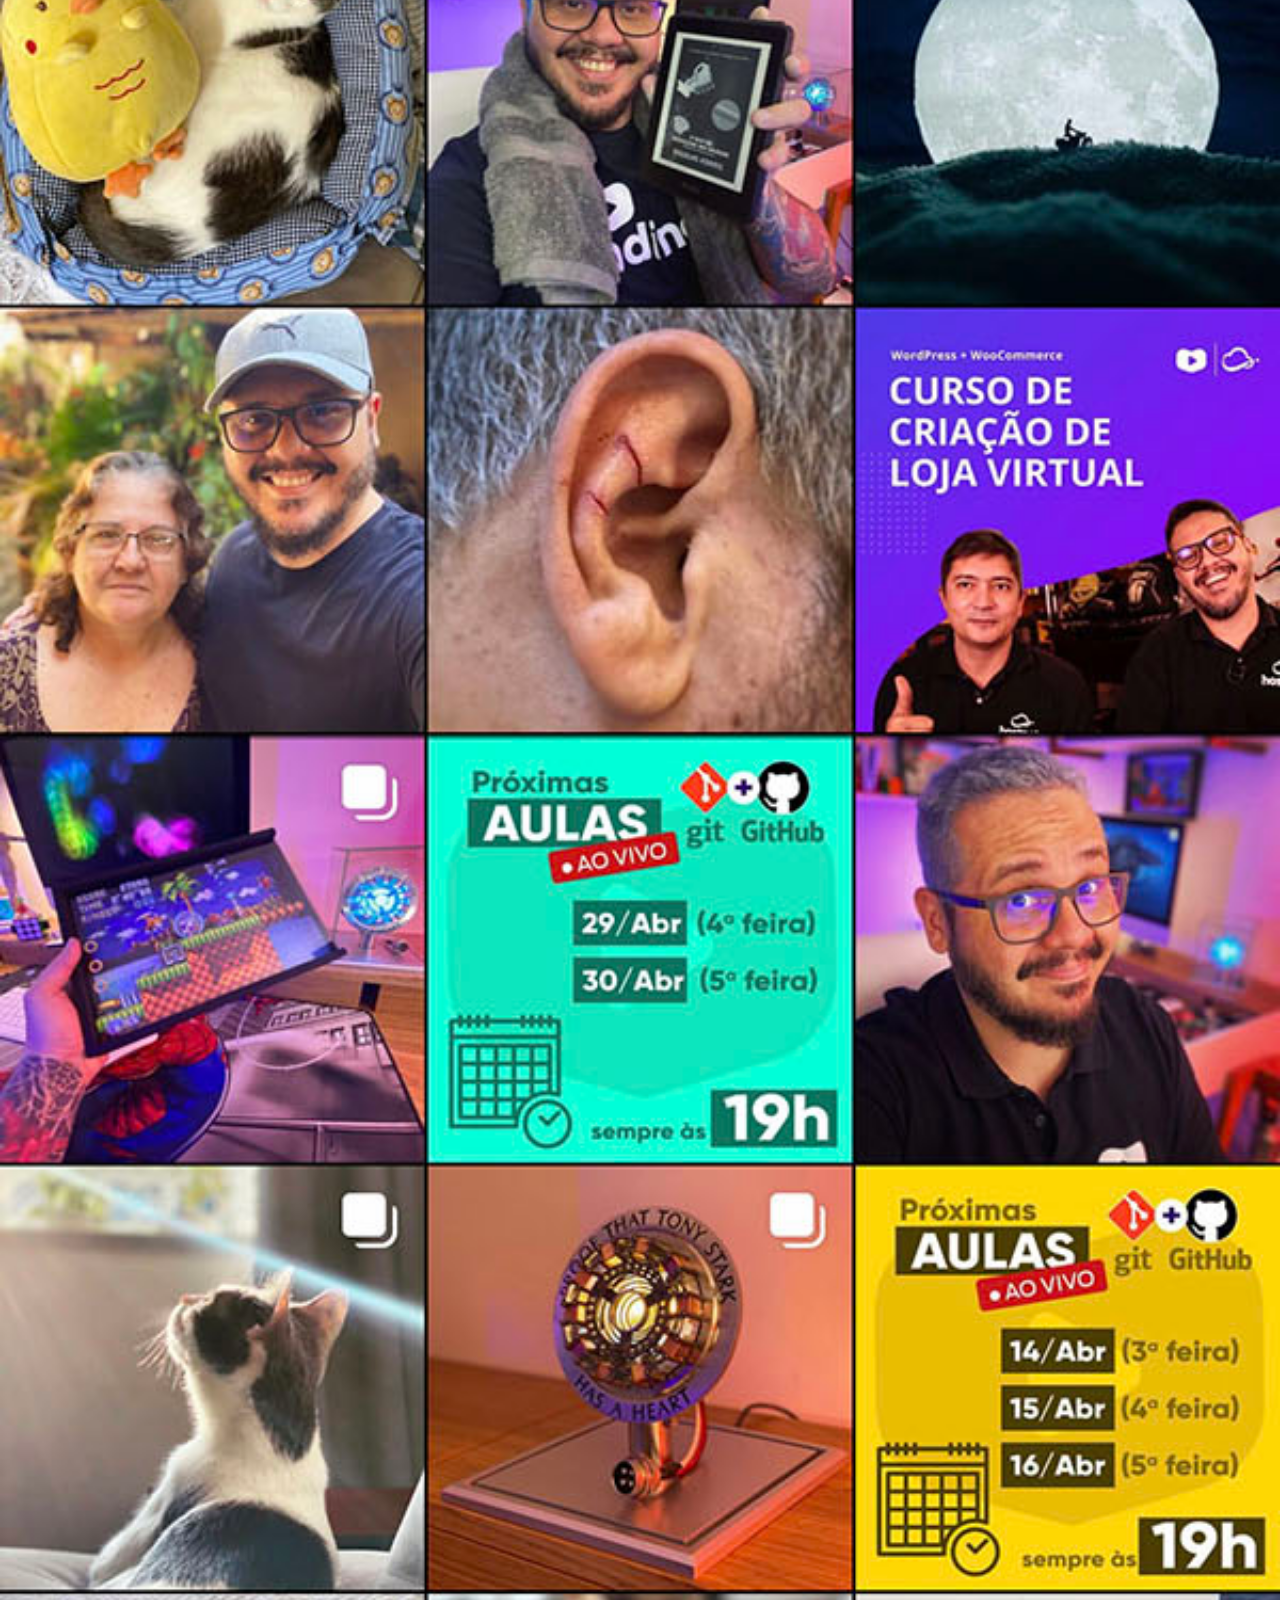
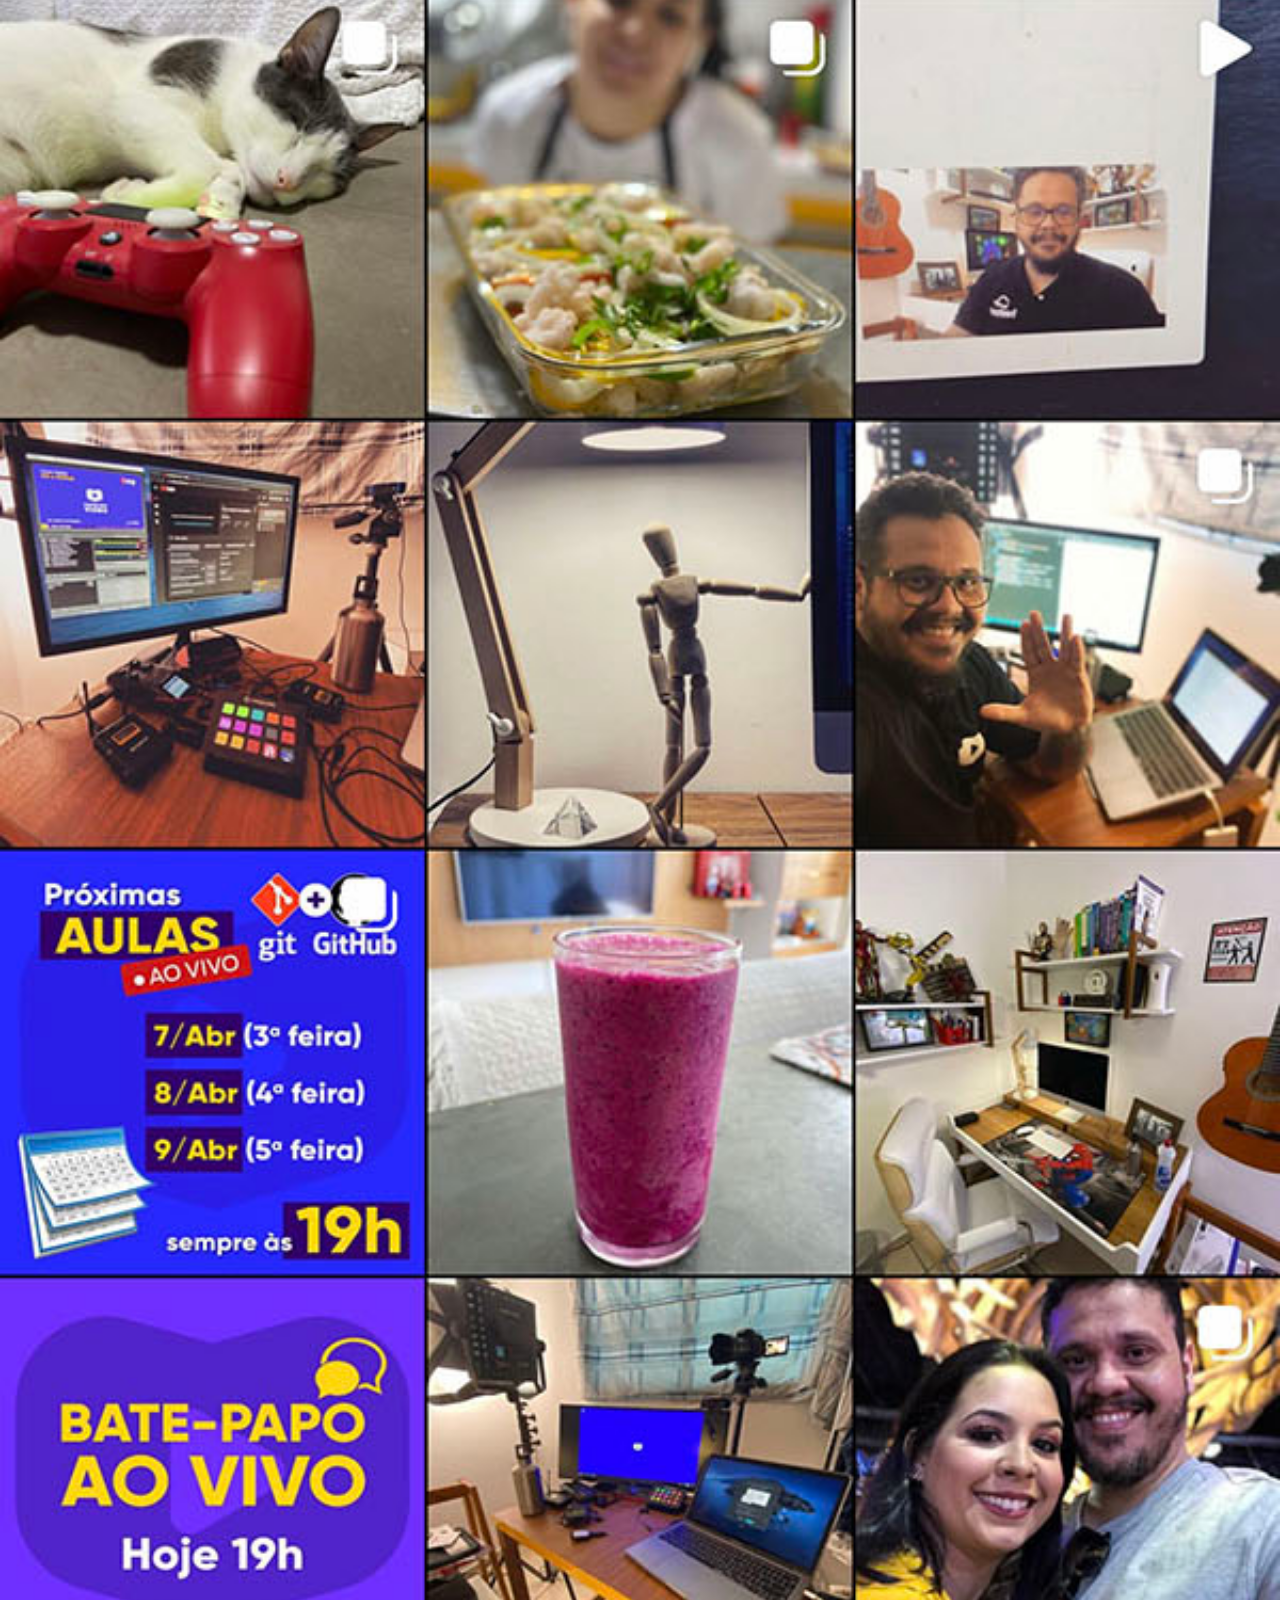
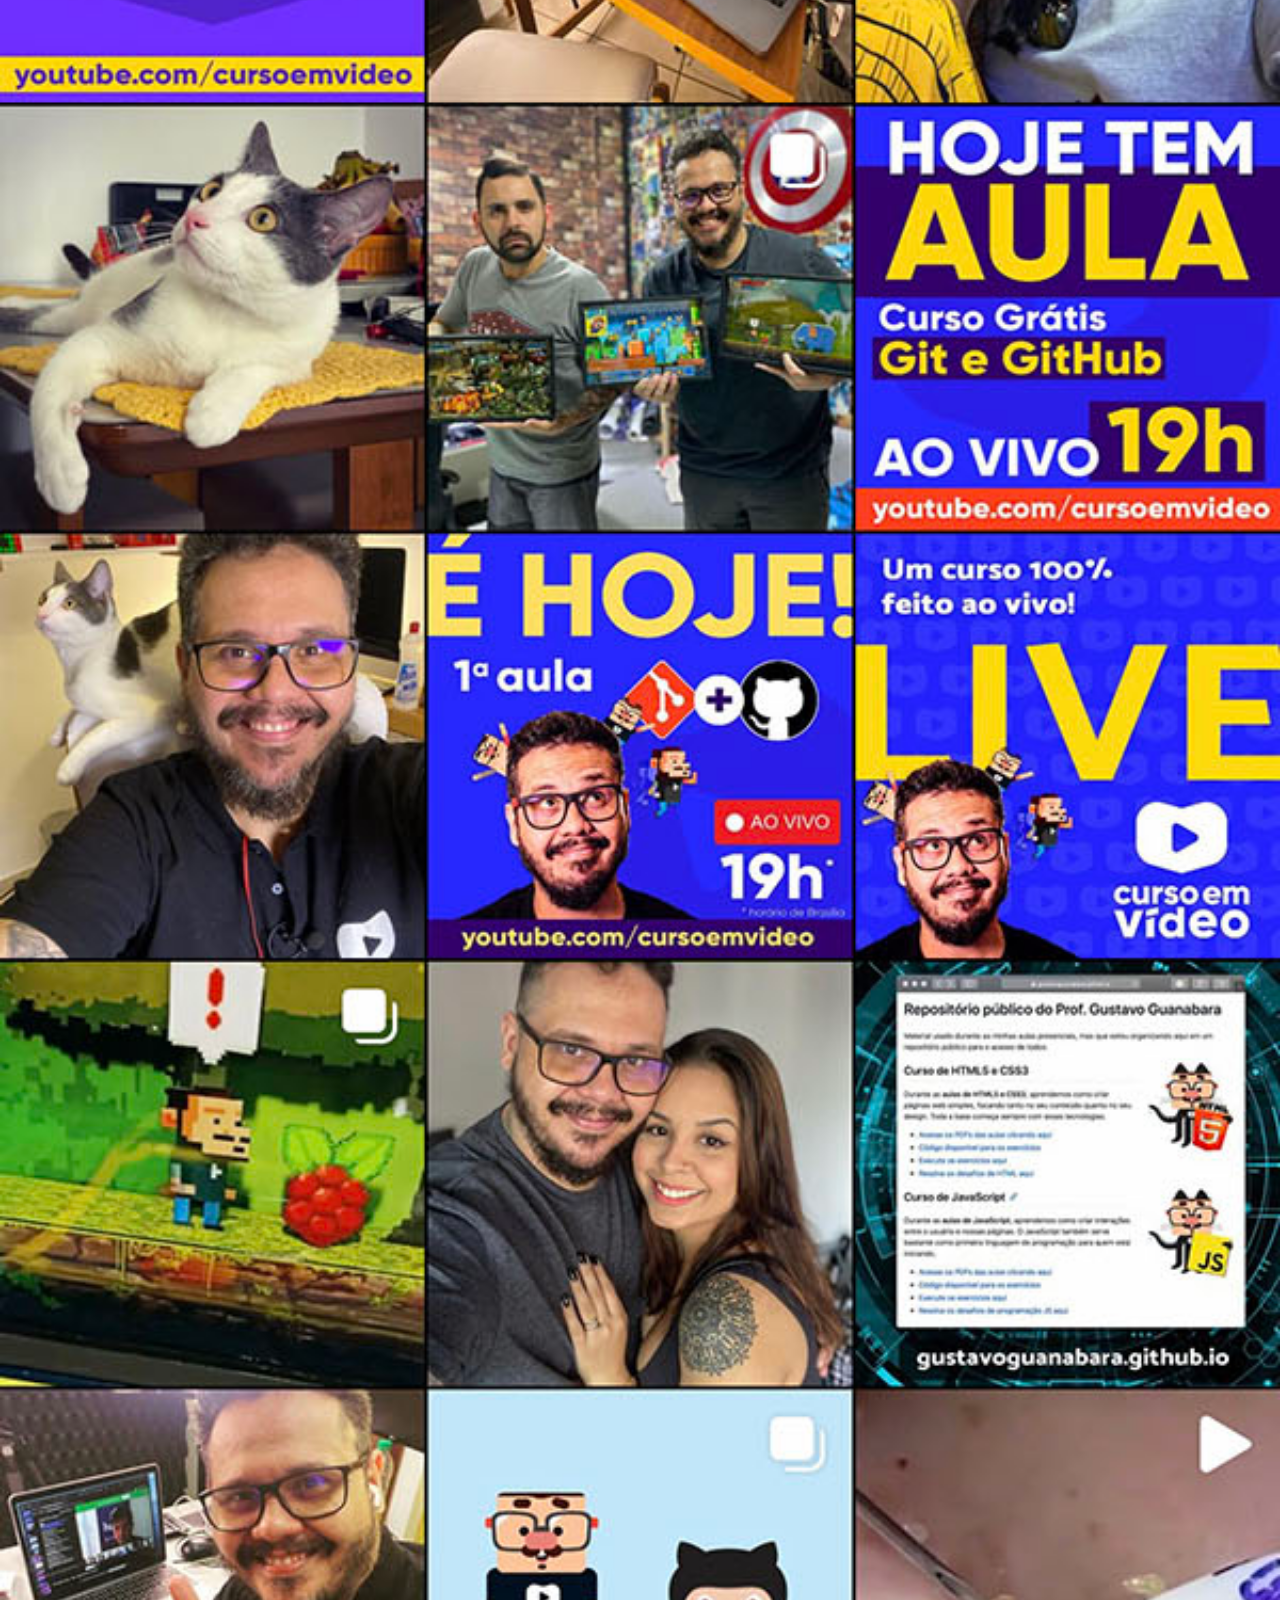
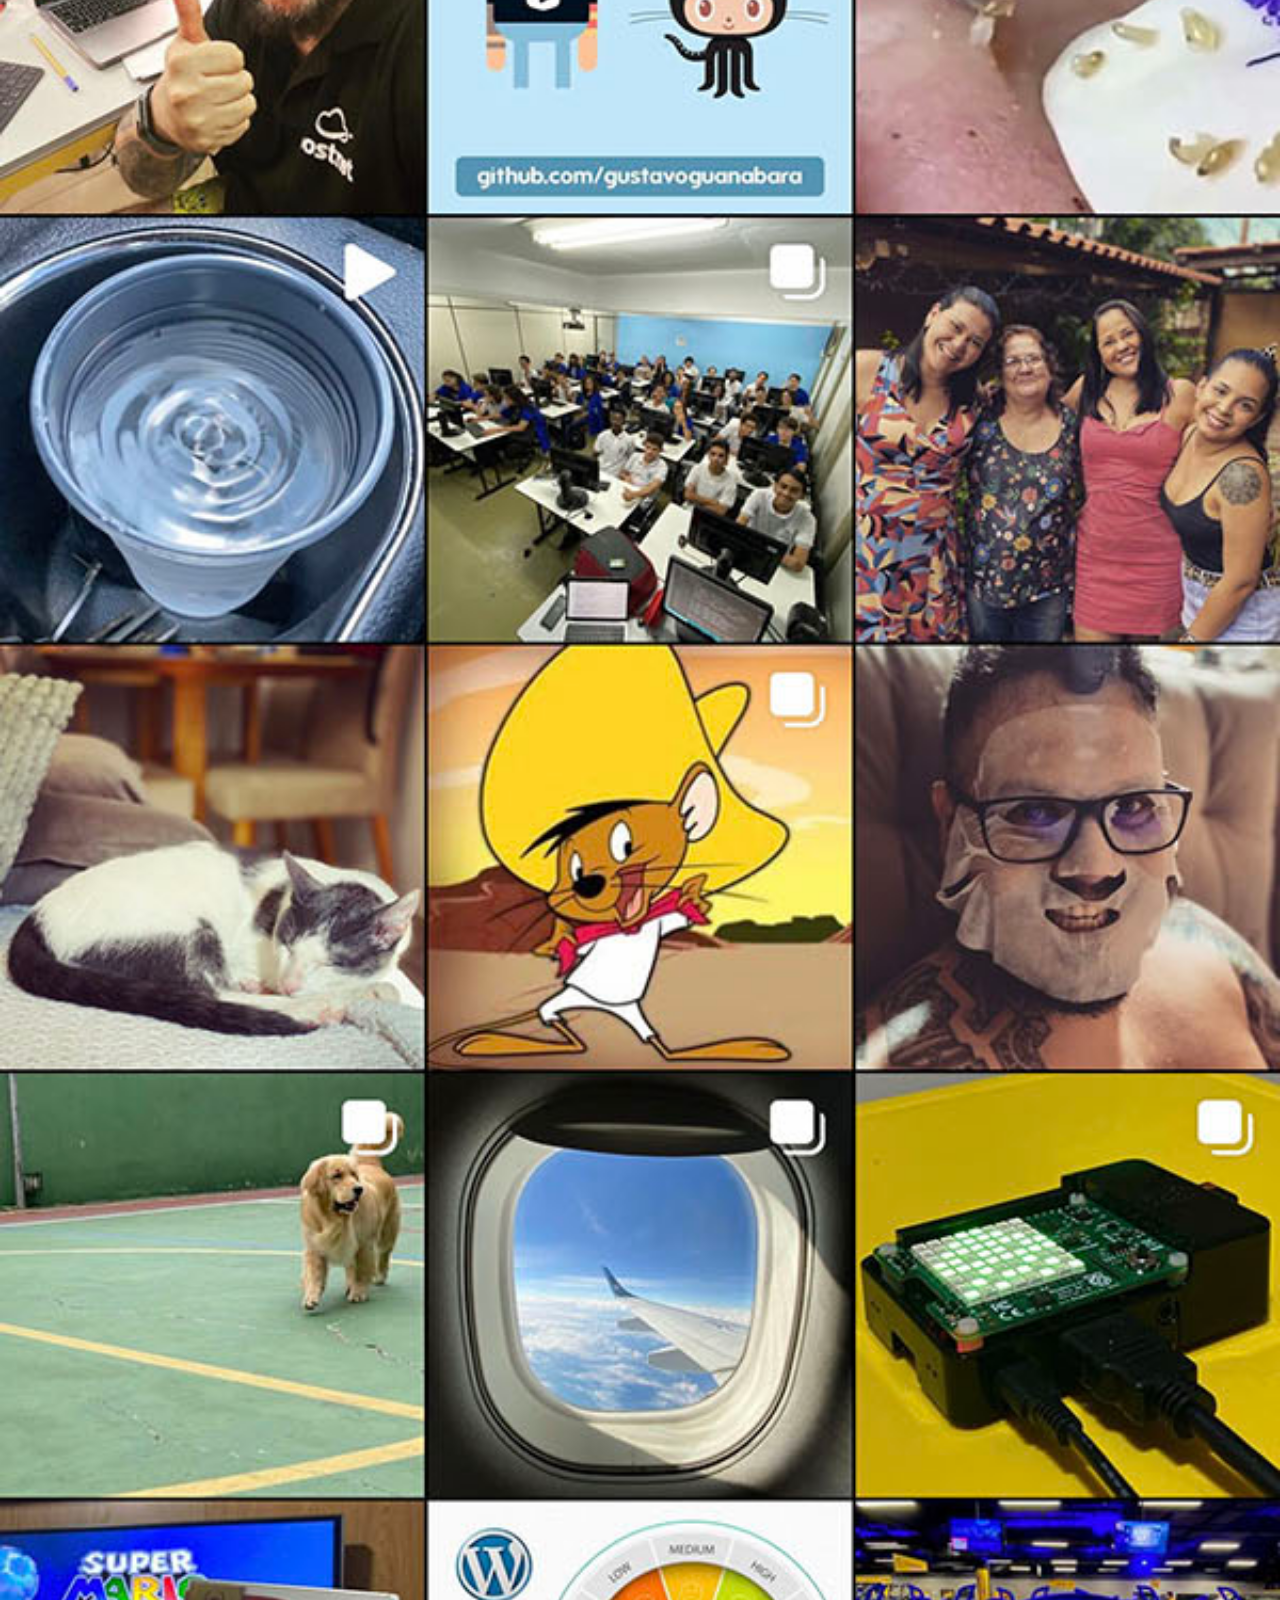
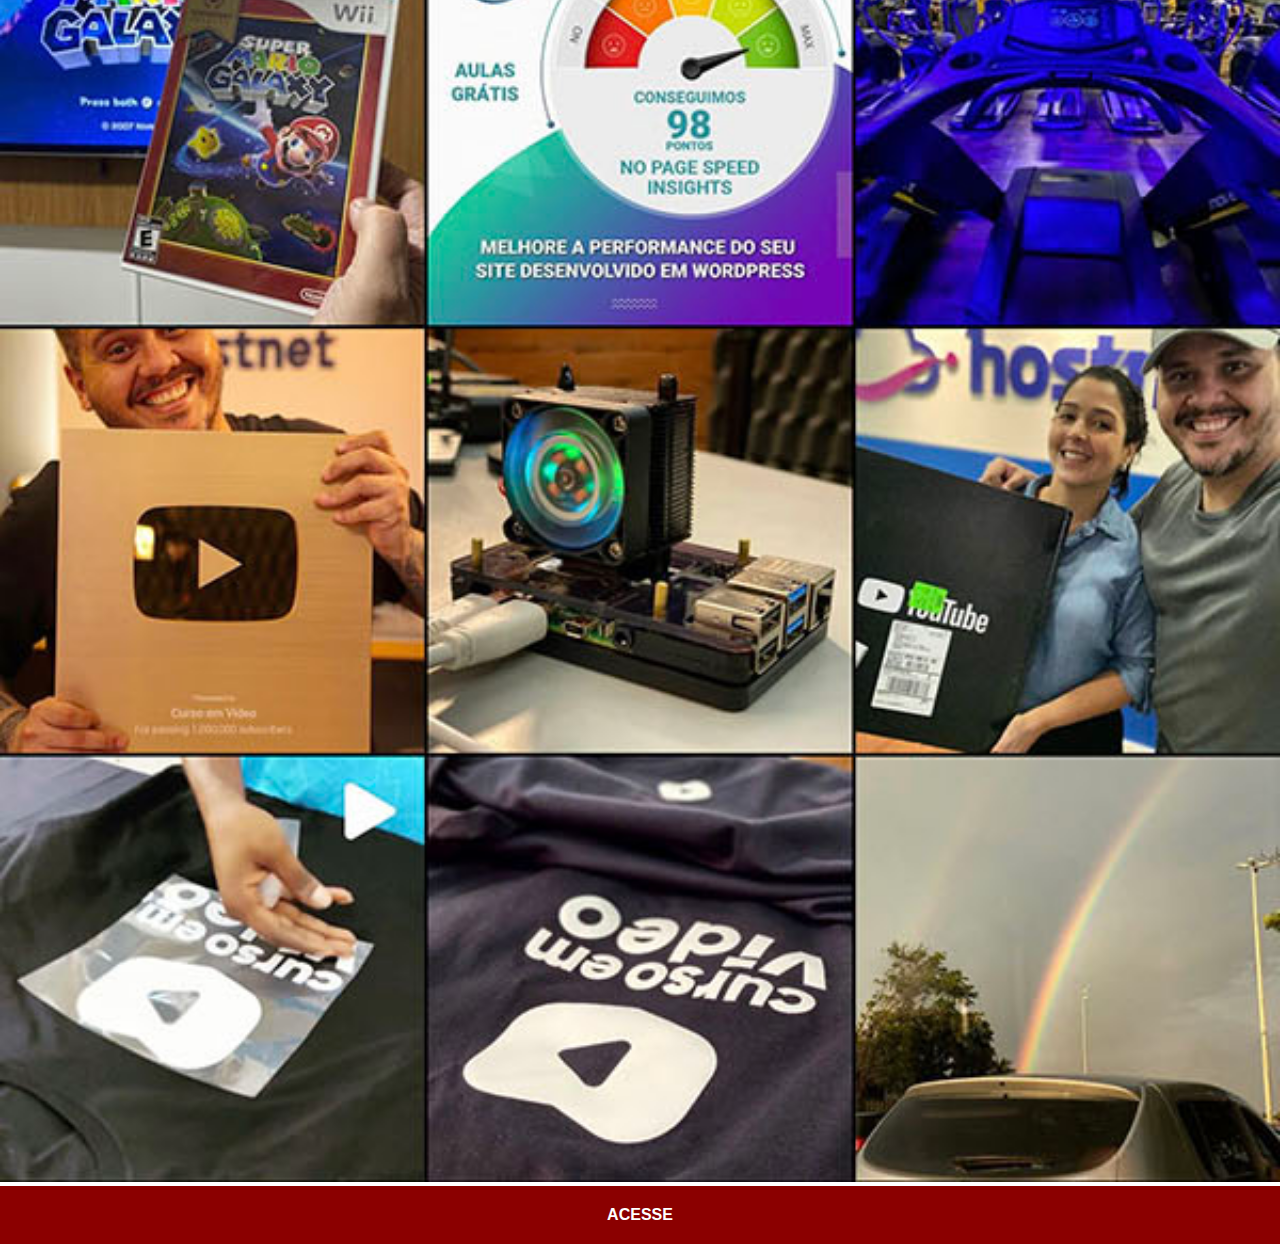
<file: redes-sociais/instagram.html>
<!DOCTYPE html>
<html lang="pt-br">
<head>
   <meta charset="UTF-8">
   <meta name="viewport" content="width=device-width, initial-scale=1.0">
   <title>Instagram</title>
   <link rel="stylesheet" href="../estilos/social.css">
</head>
<body>
   <img src="../imagens/tela-instagram.jpg" alt="twitter">
   <a href="https://www.instagram.com/gustavoguanabara/" target="_blank">ACESSE</a>
</body>
</html>
</file>
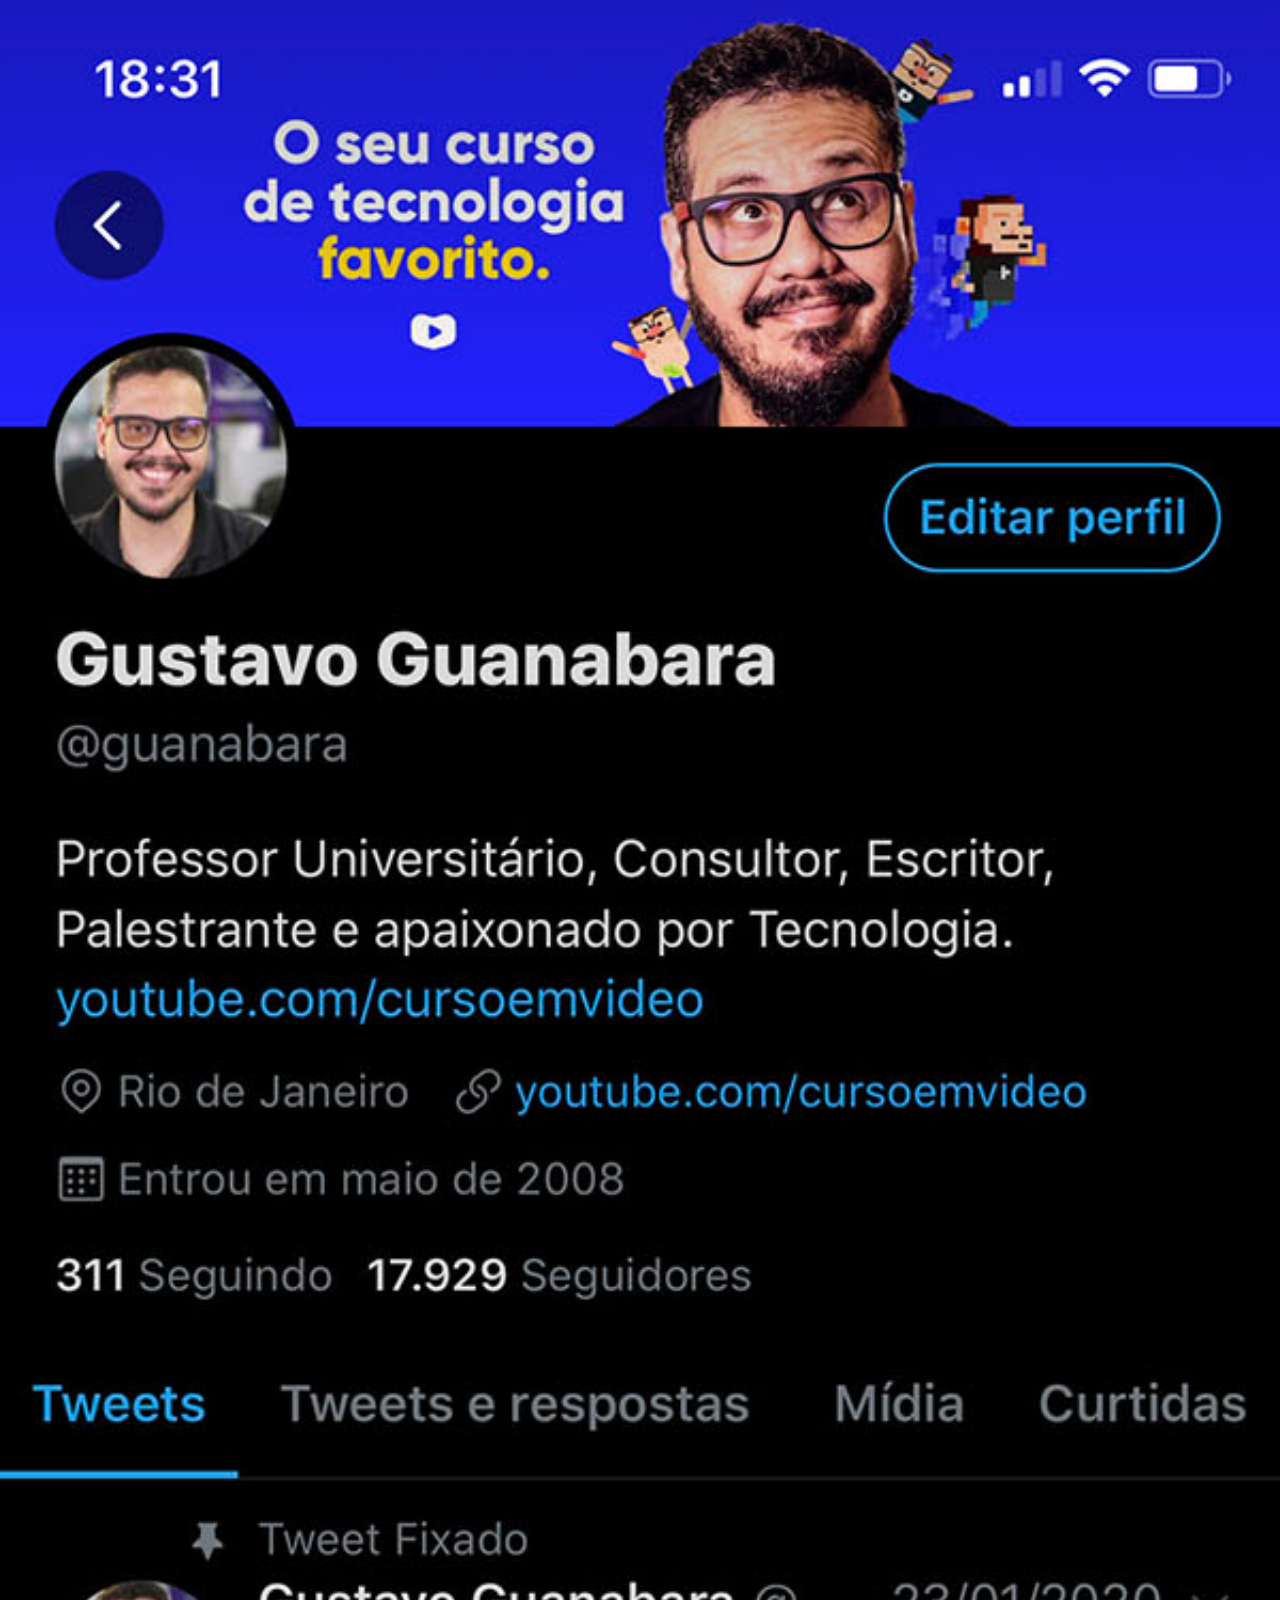
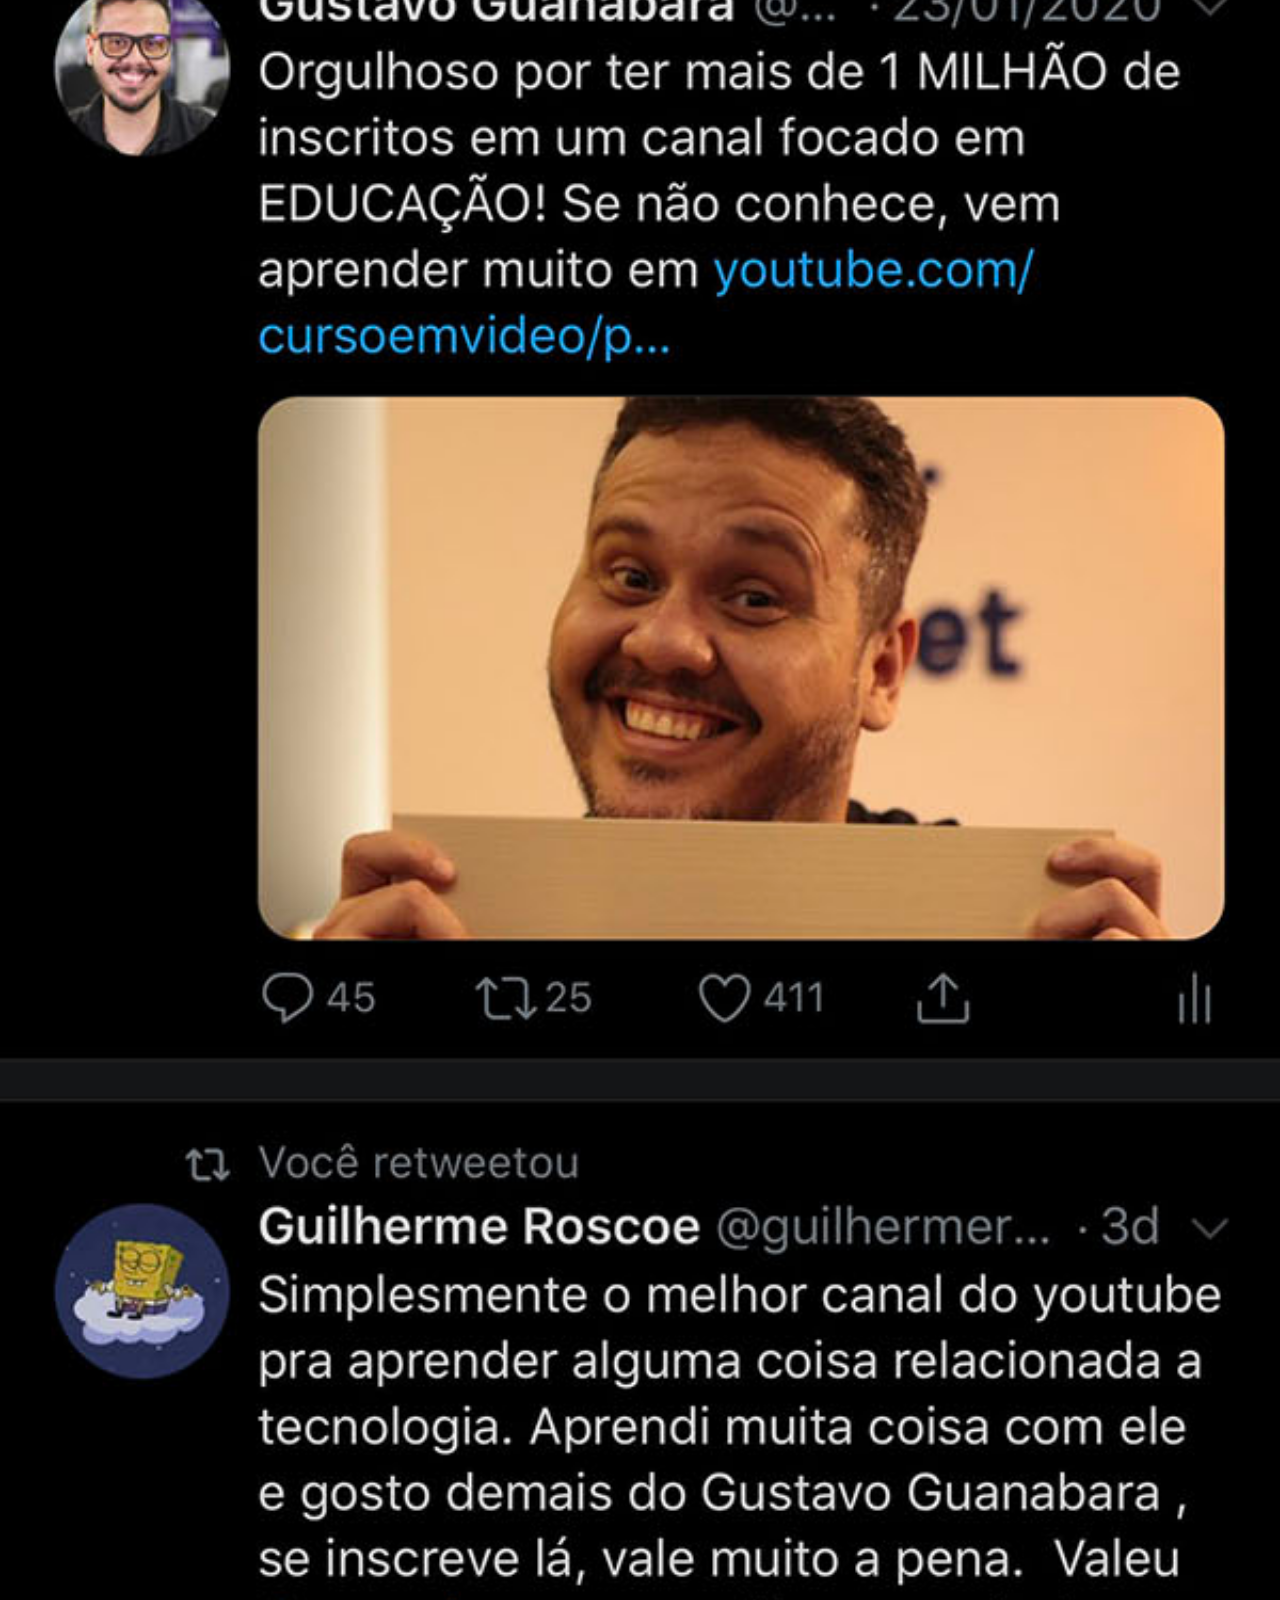
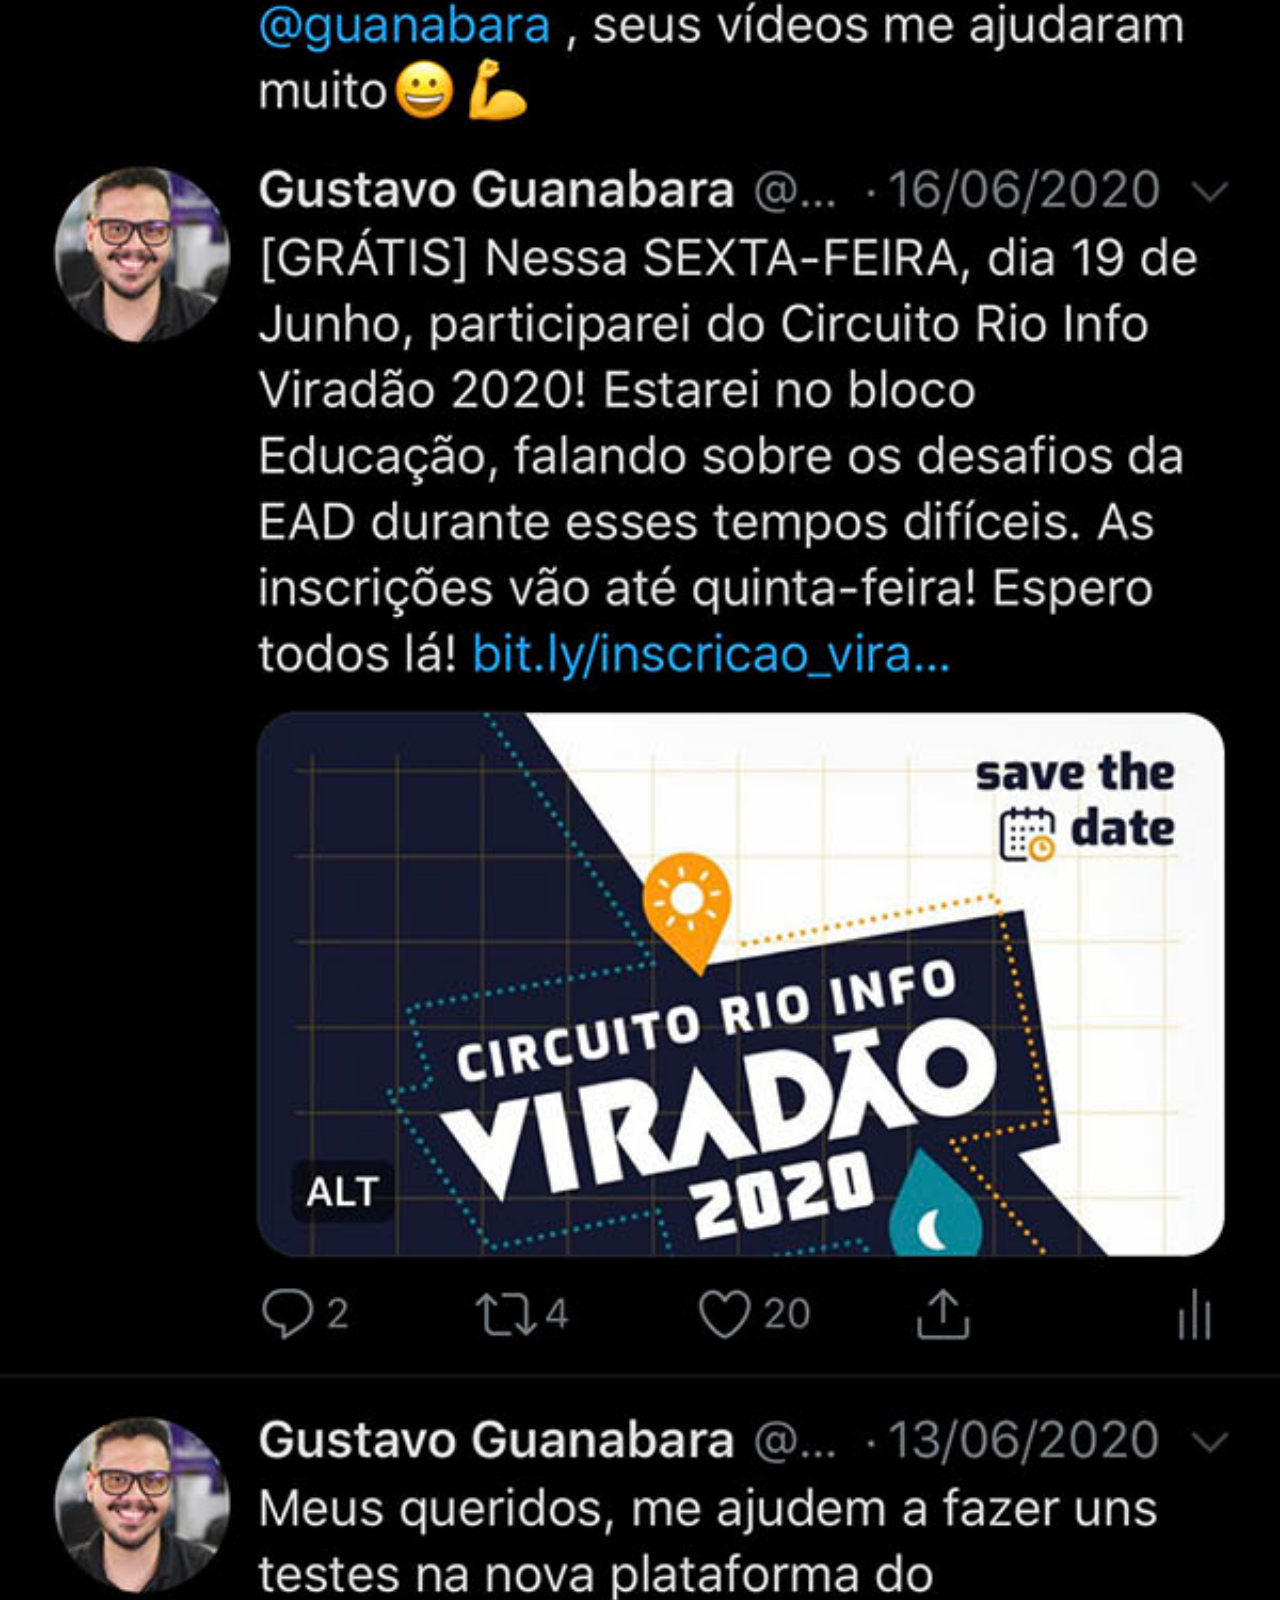
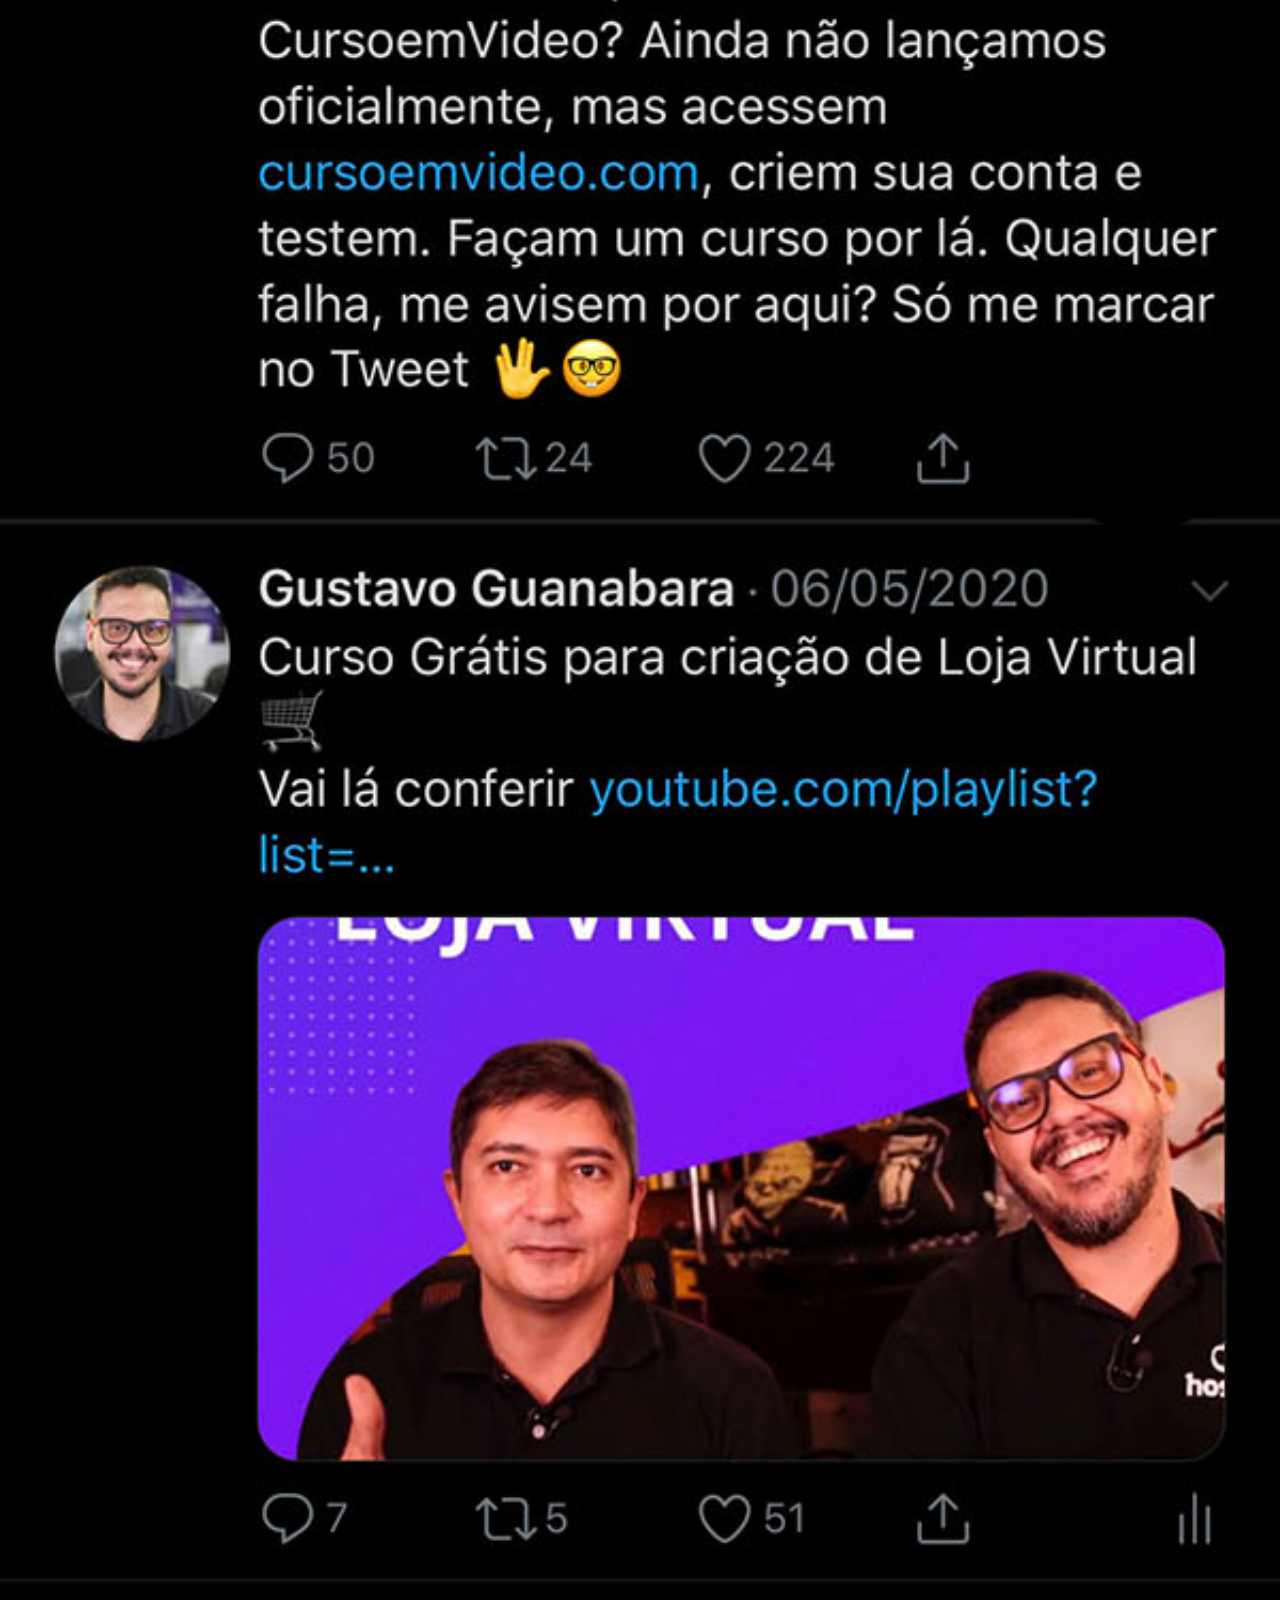
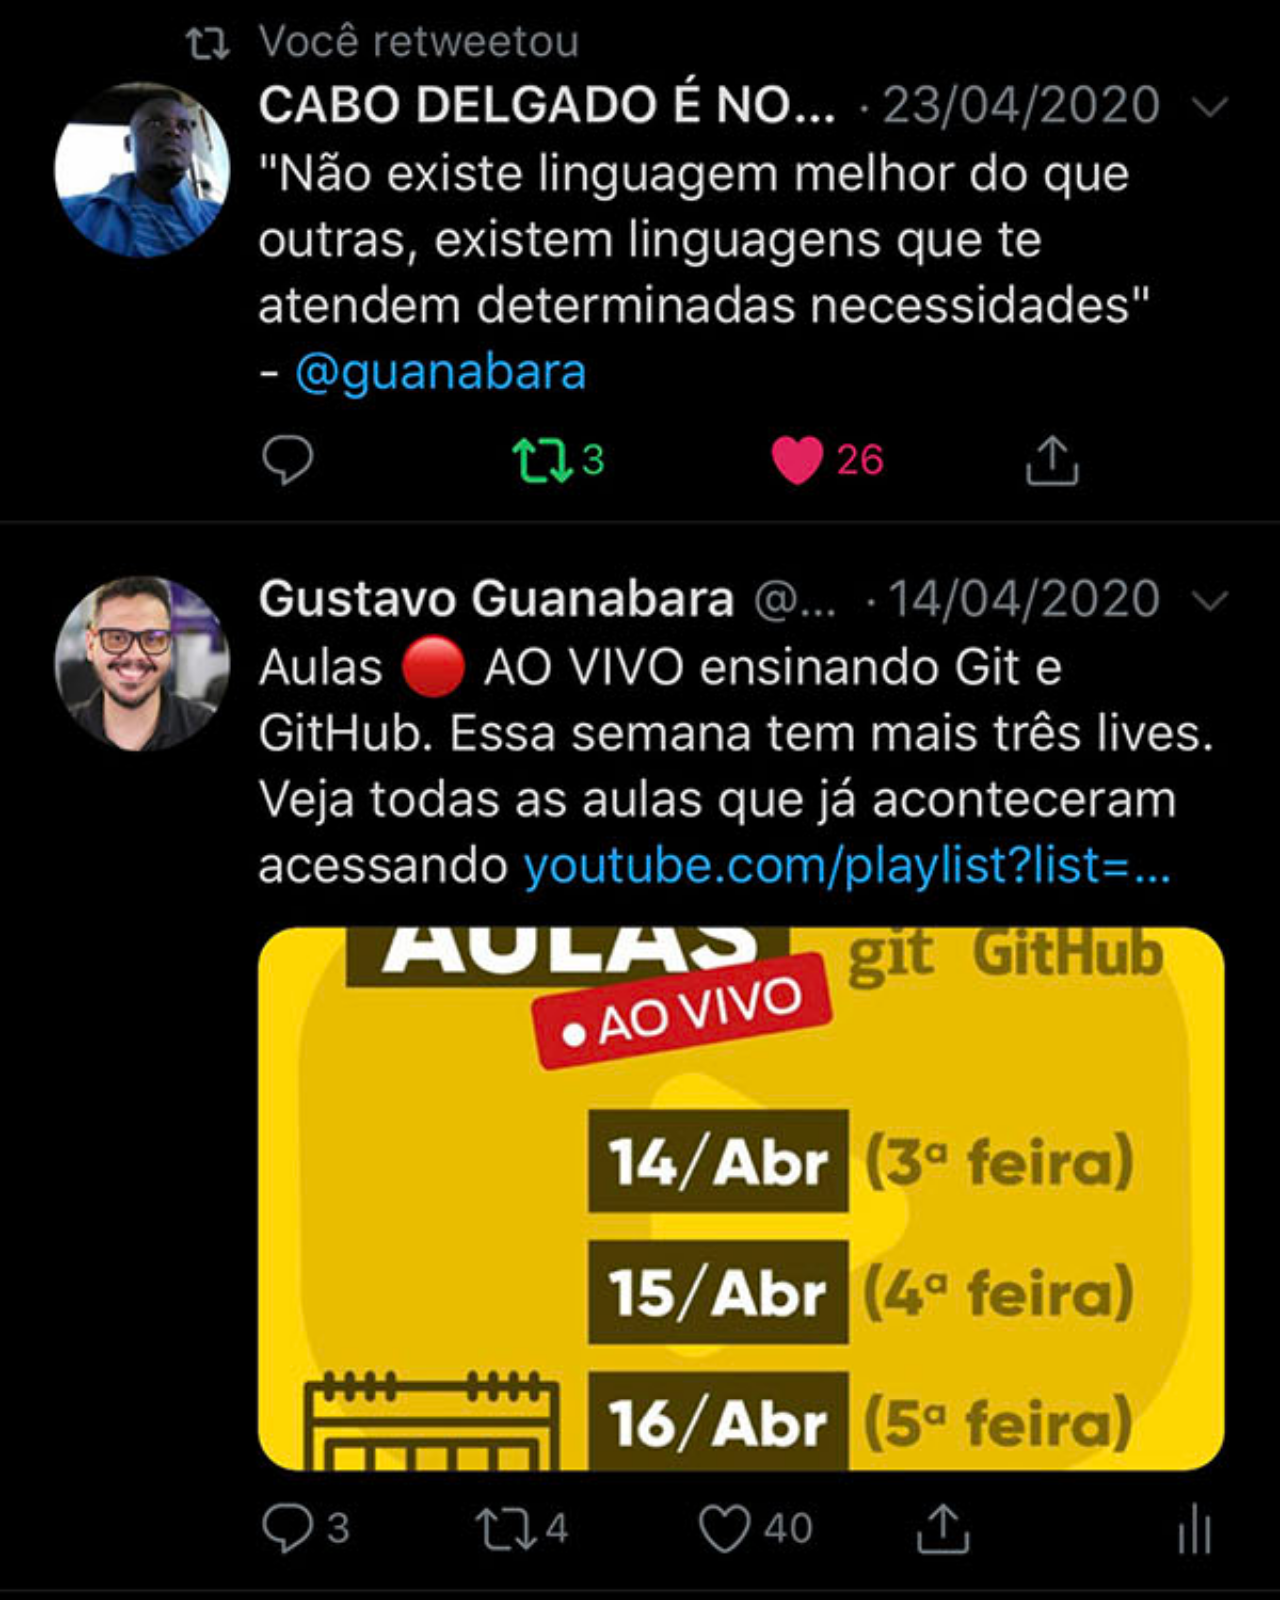
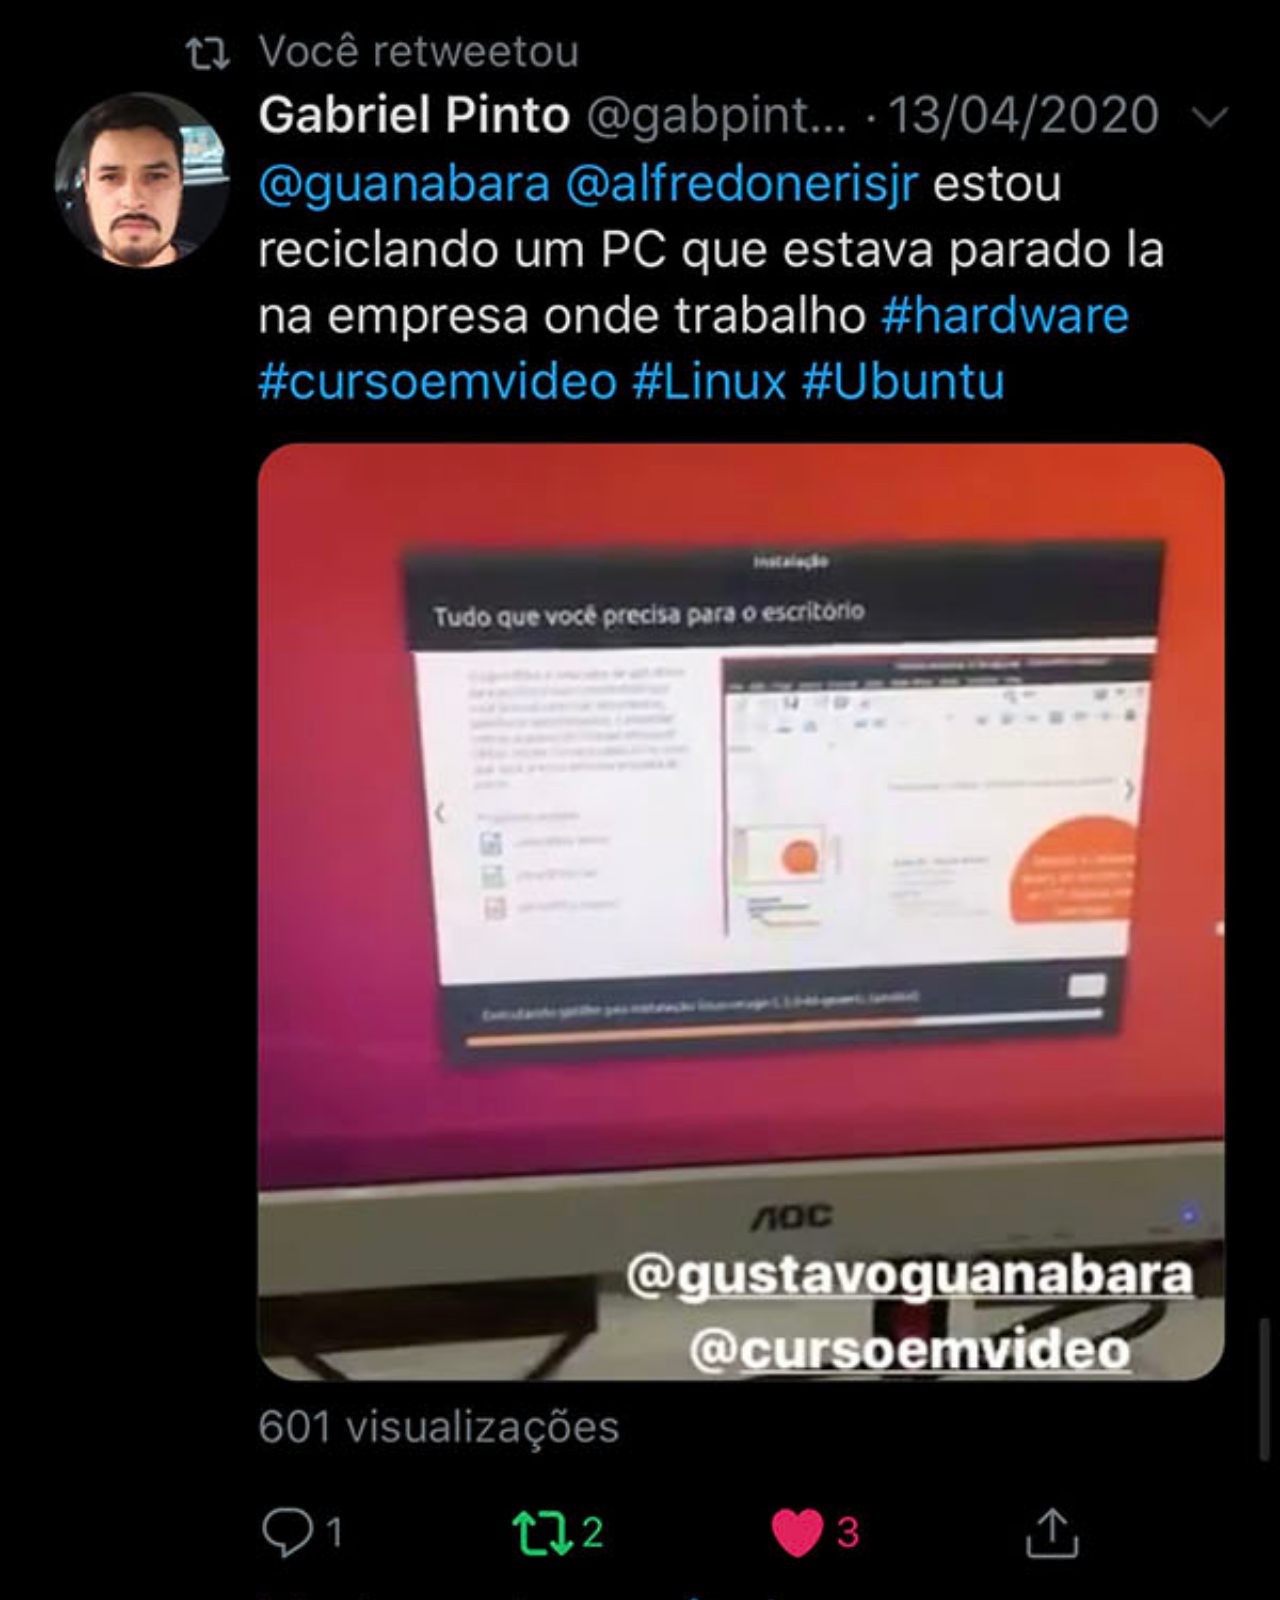
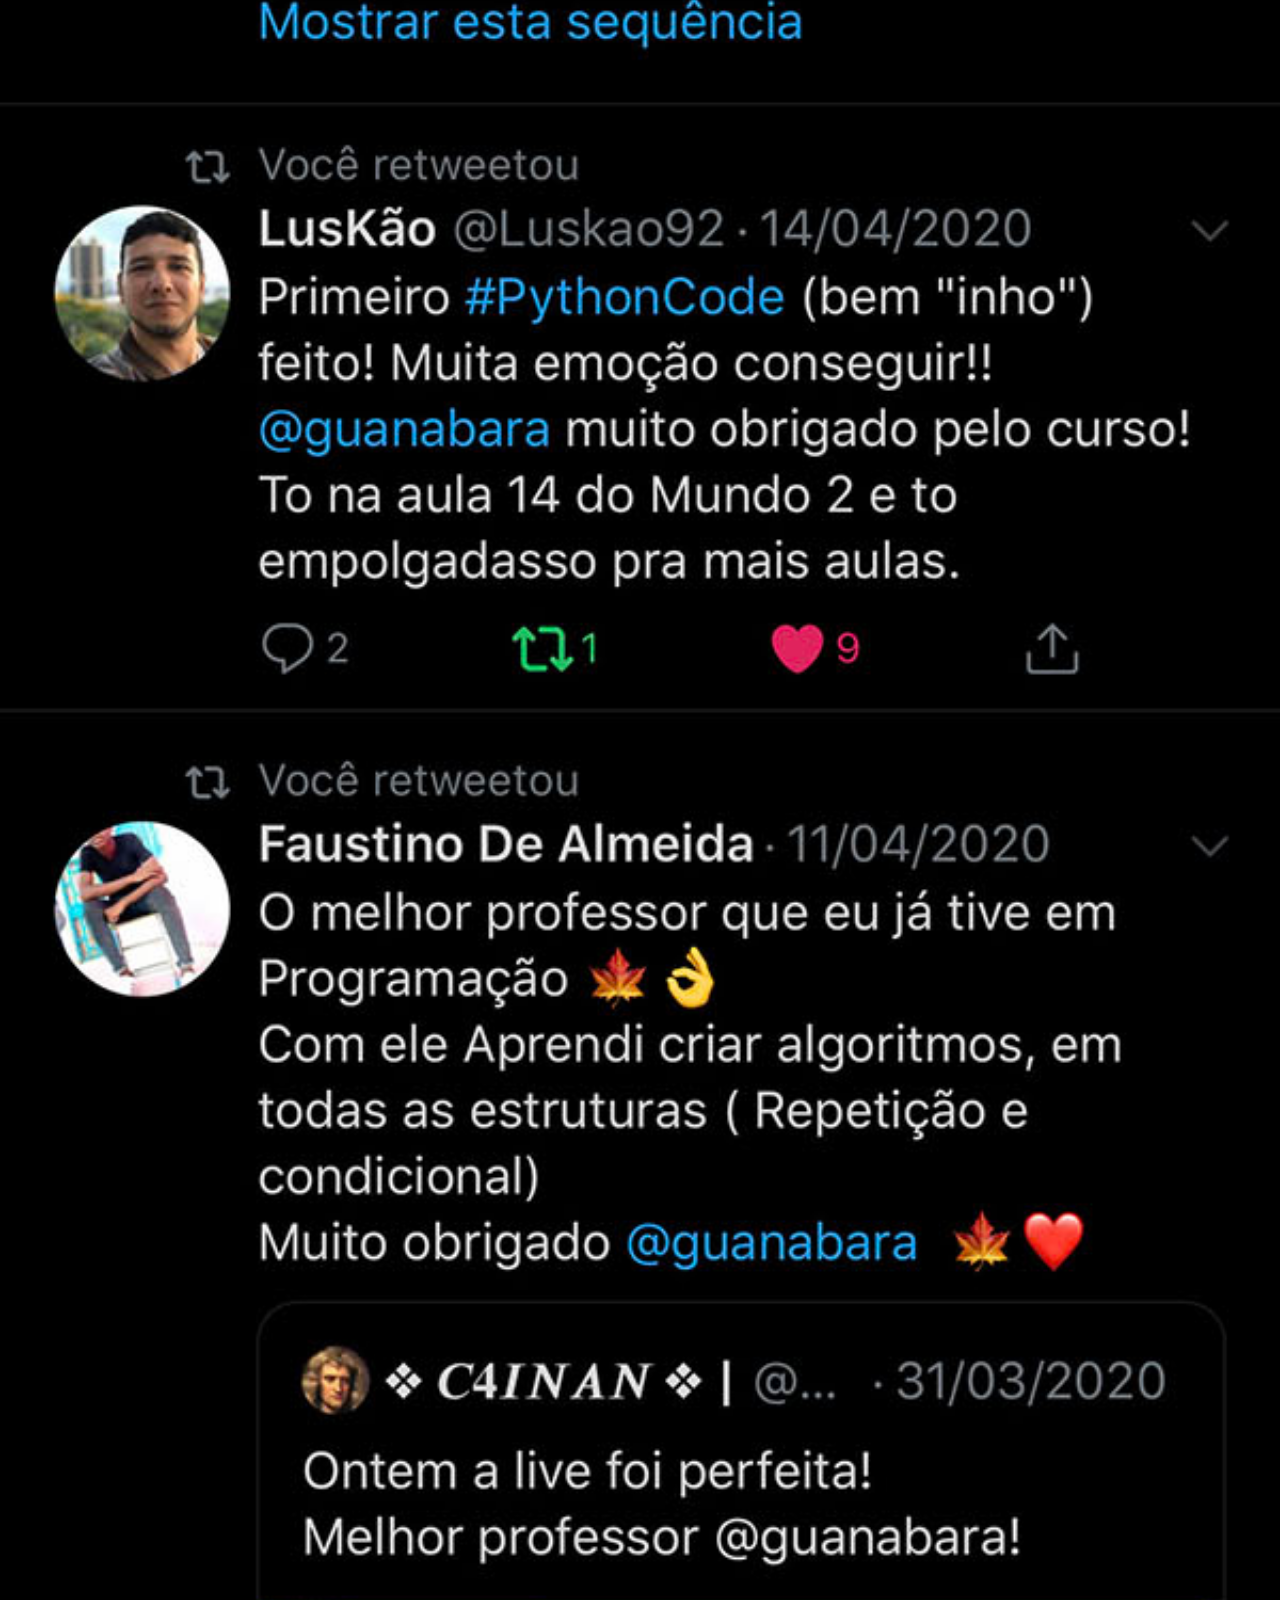
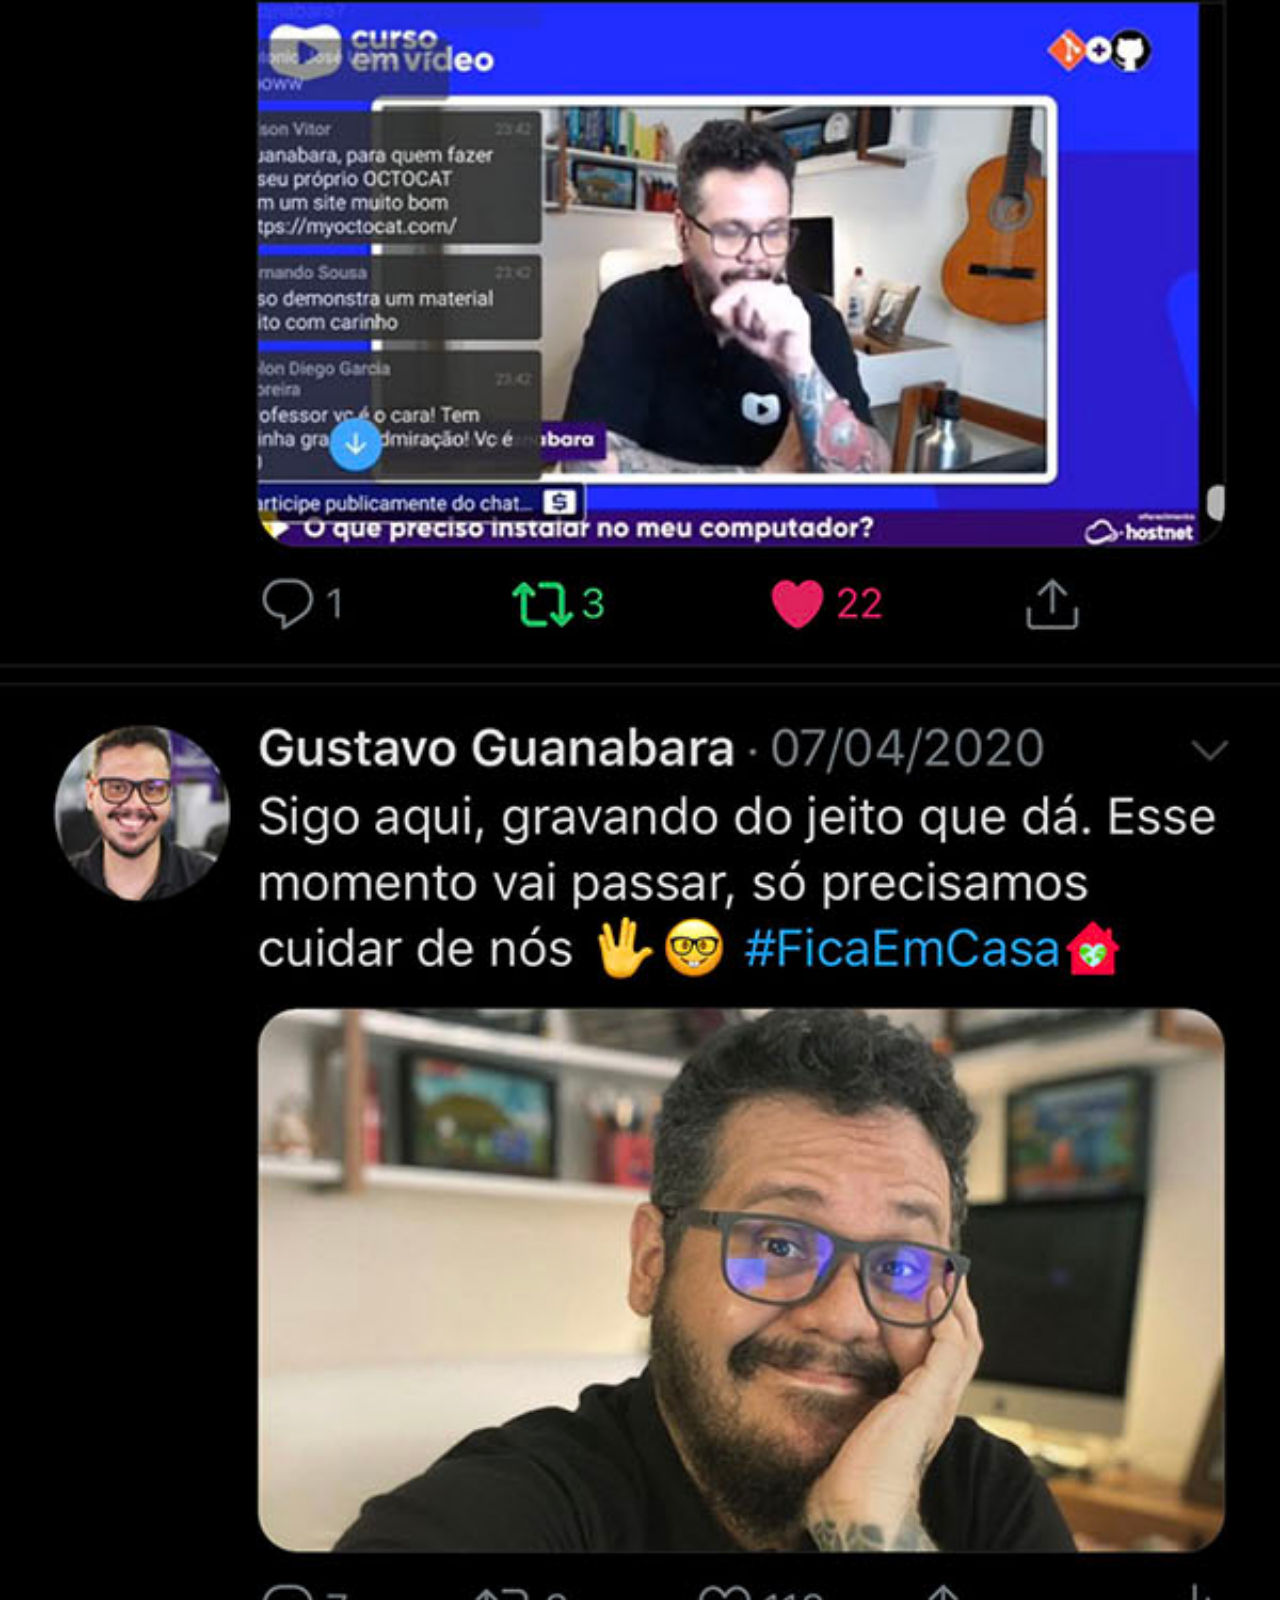
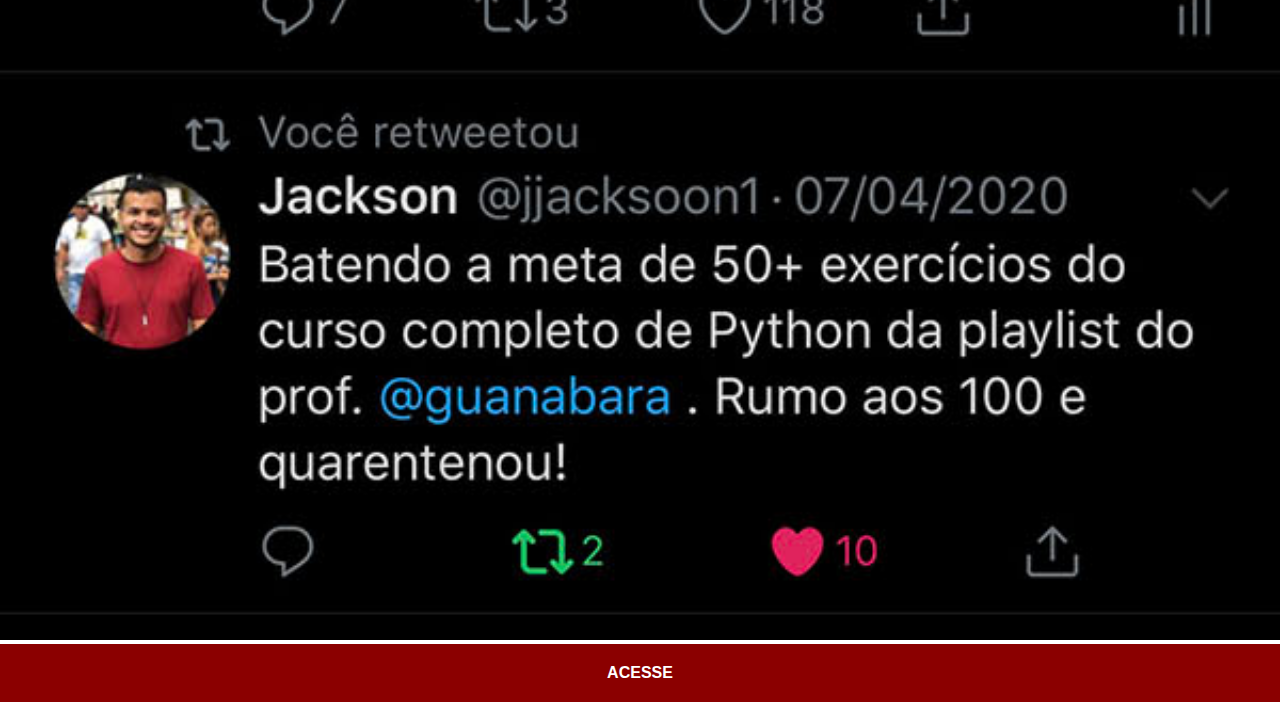
<file: redes-sociais/twitter.html>
<!DOCTYPE html>
<html lang="pt-br">
<head>
   <meta charset="UTF-8">
   <meta name="viewport" content="width=device-width, initial-scale=1.0">
   <title>Twitter</title>
   <link rel="stylesheet" href="../estilos/social.css">
</head>
<body>
   <img src="../imagens/tela-twitter.jpg" alt="twitter">
   <a href="https://twitter.com/guanabara?ref_src=twsrc%5Egoogle%7Ctwcamp%5Eserp%7Ctwgr%5Eauthor" target="_blank">ACESSE</a>
</body>
</html>
</file>
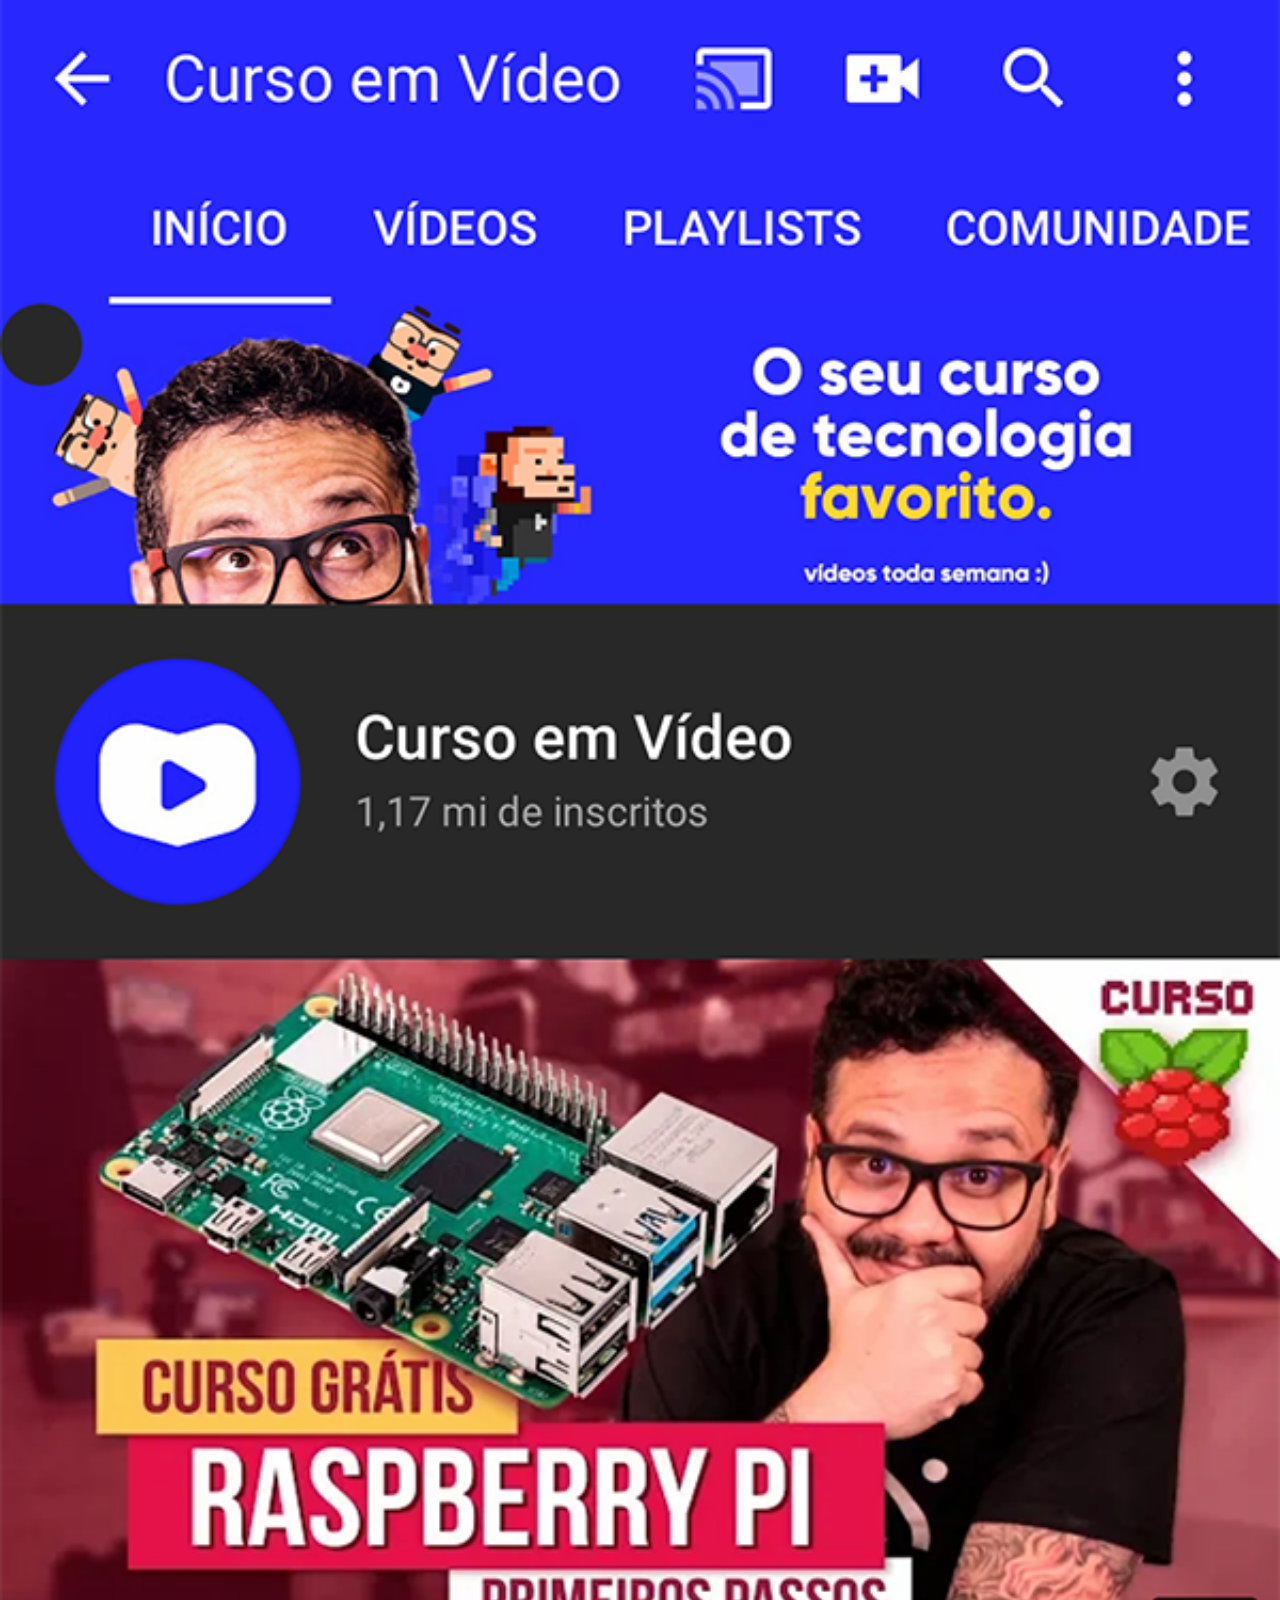
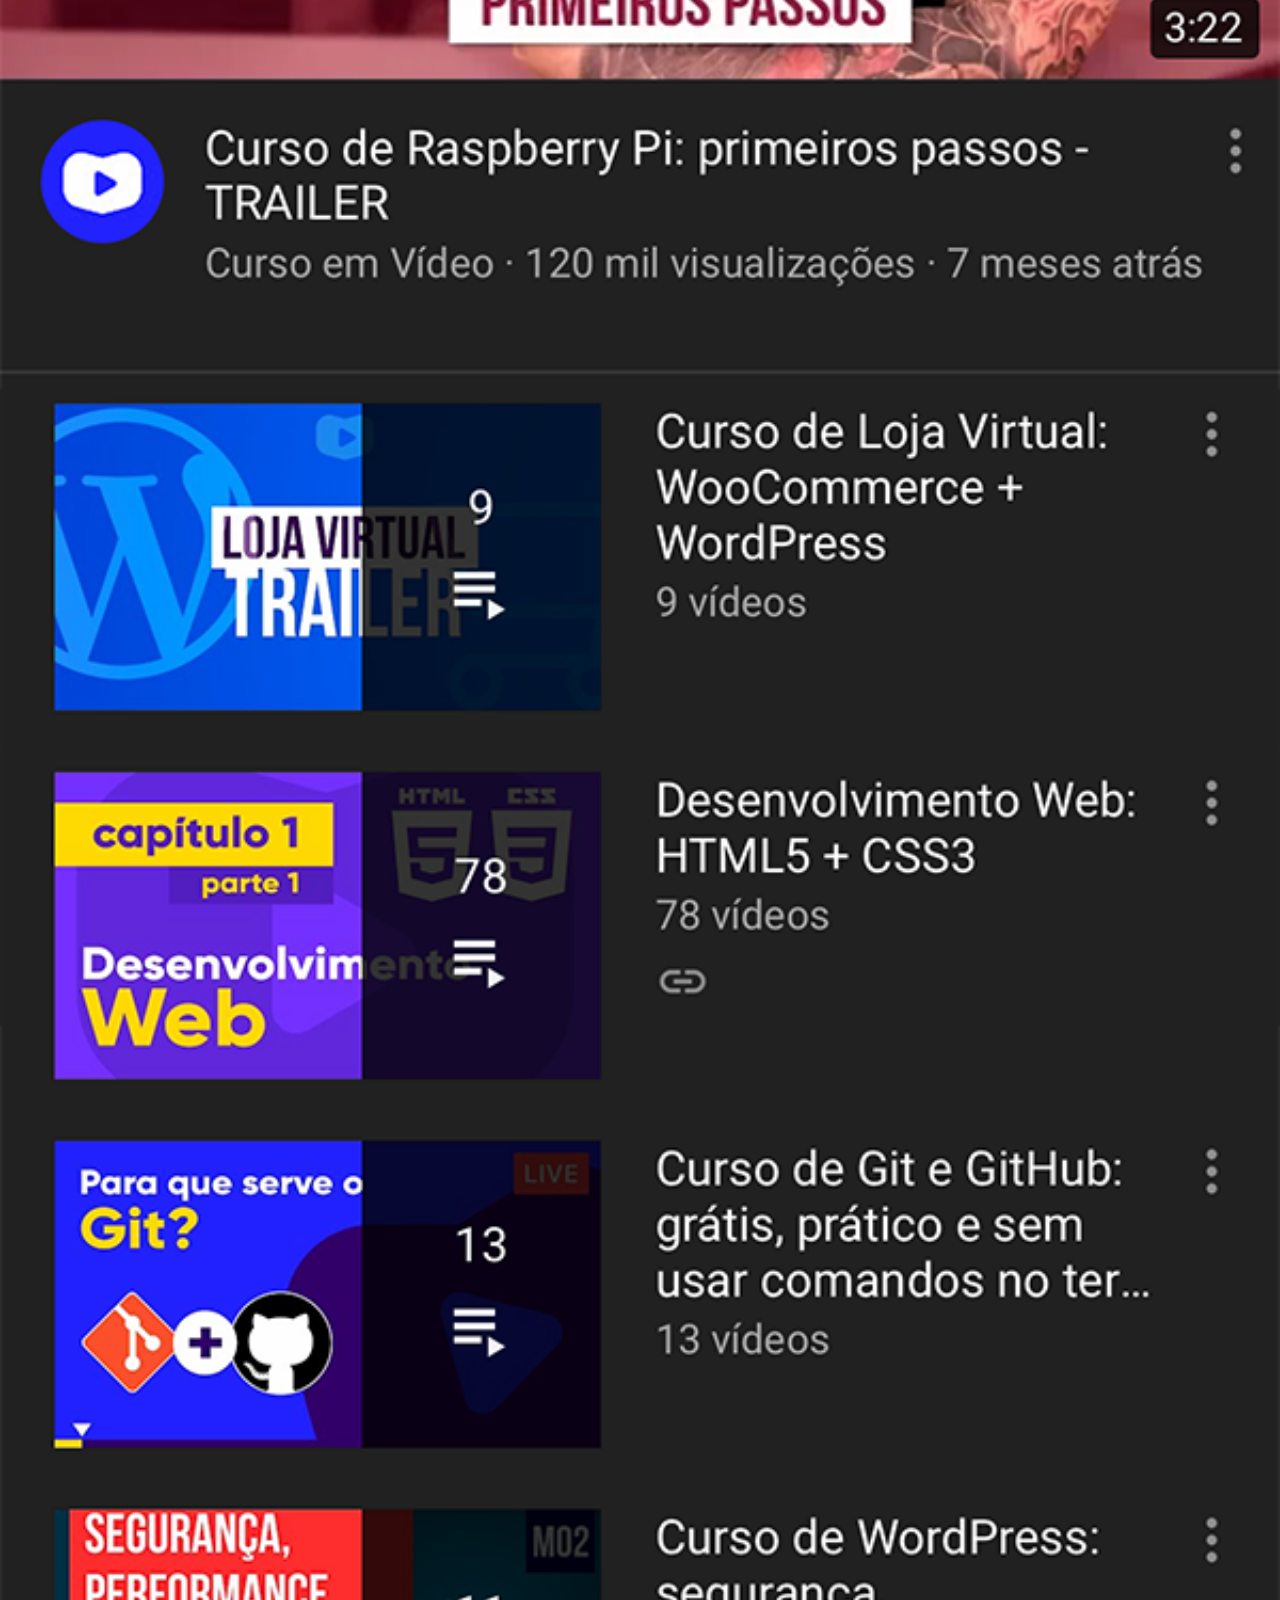
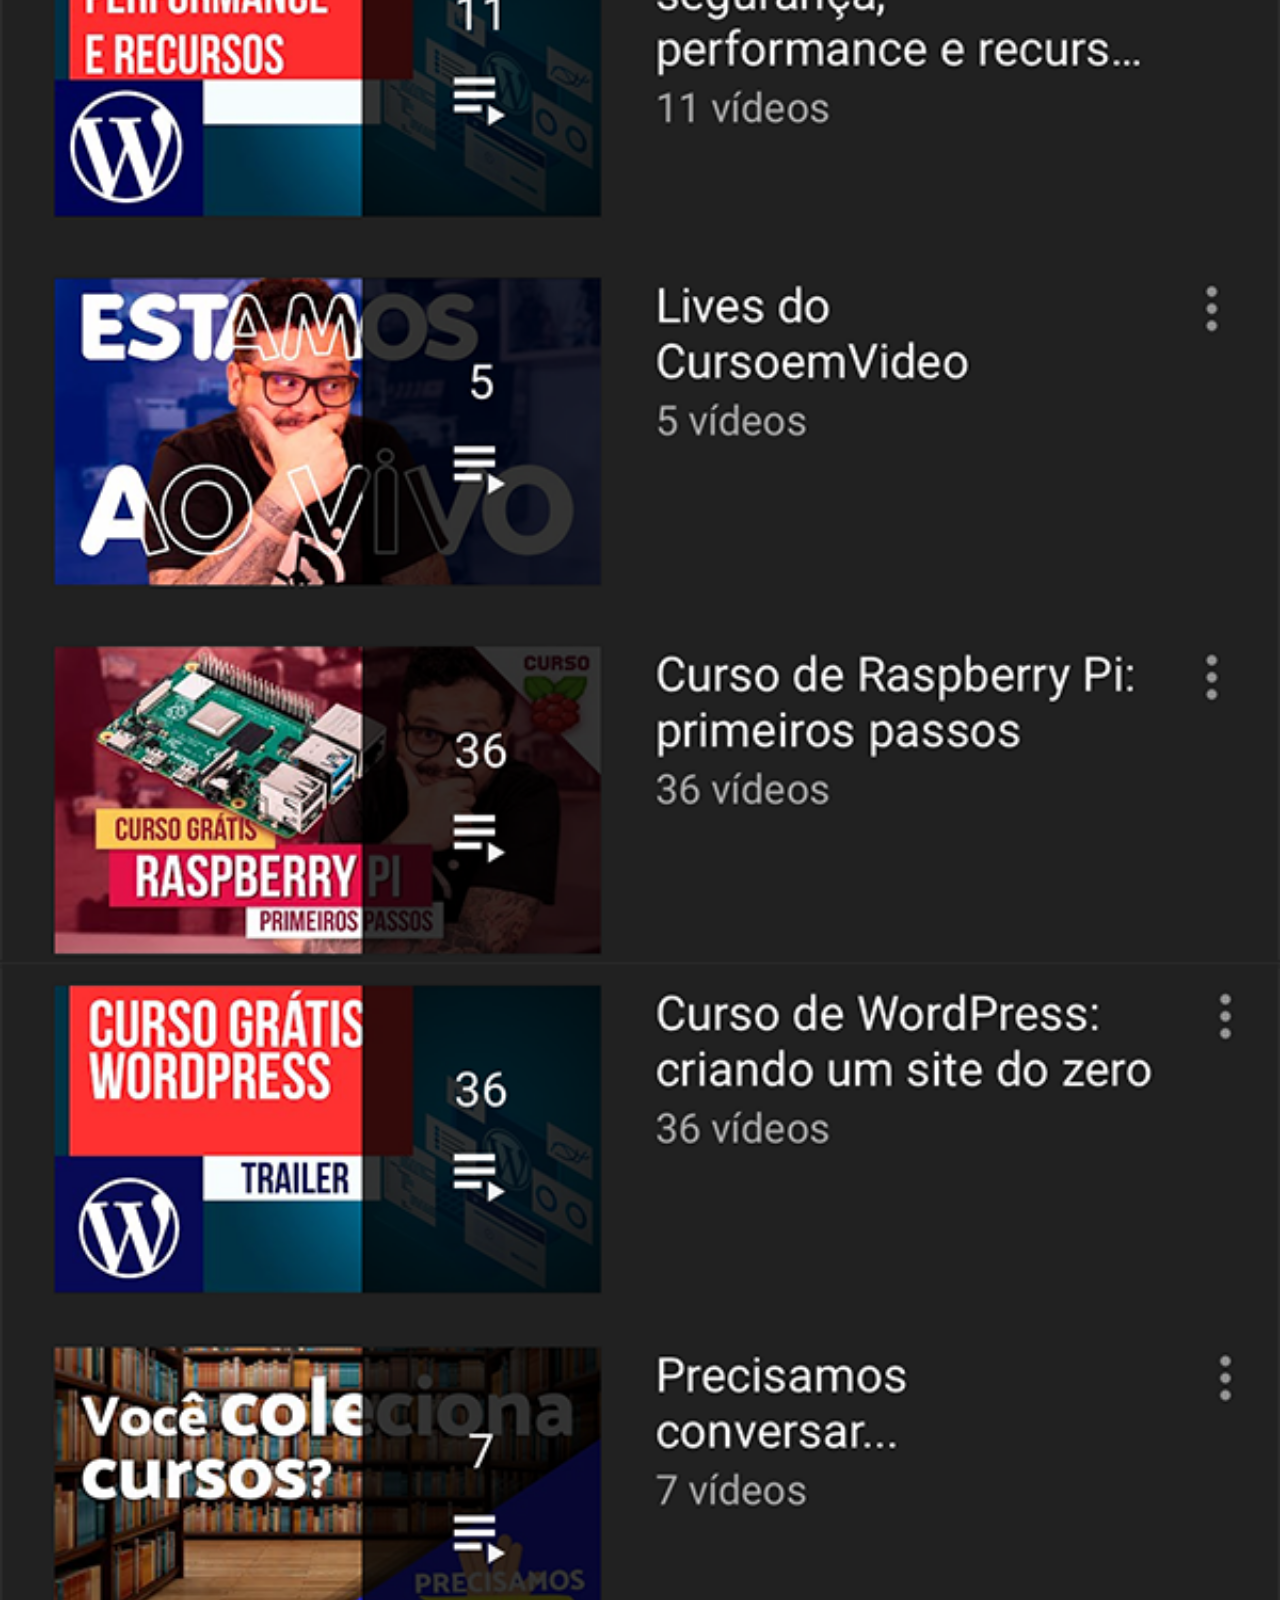
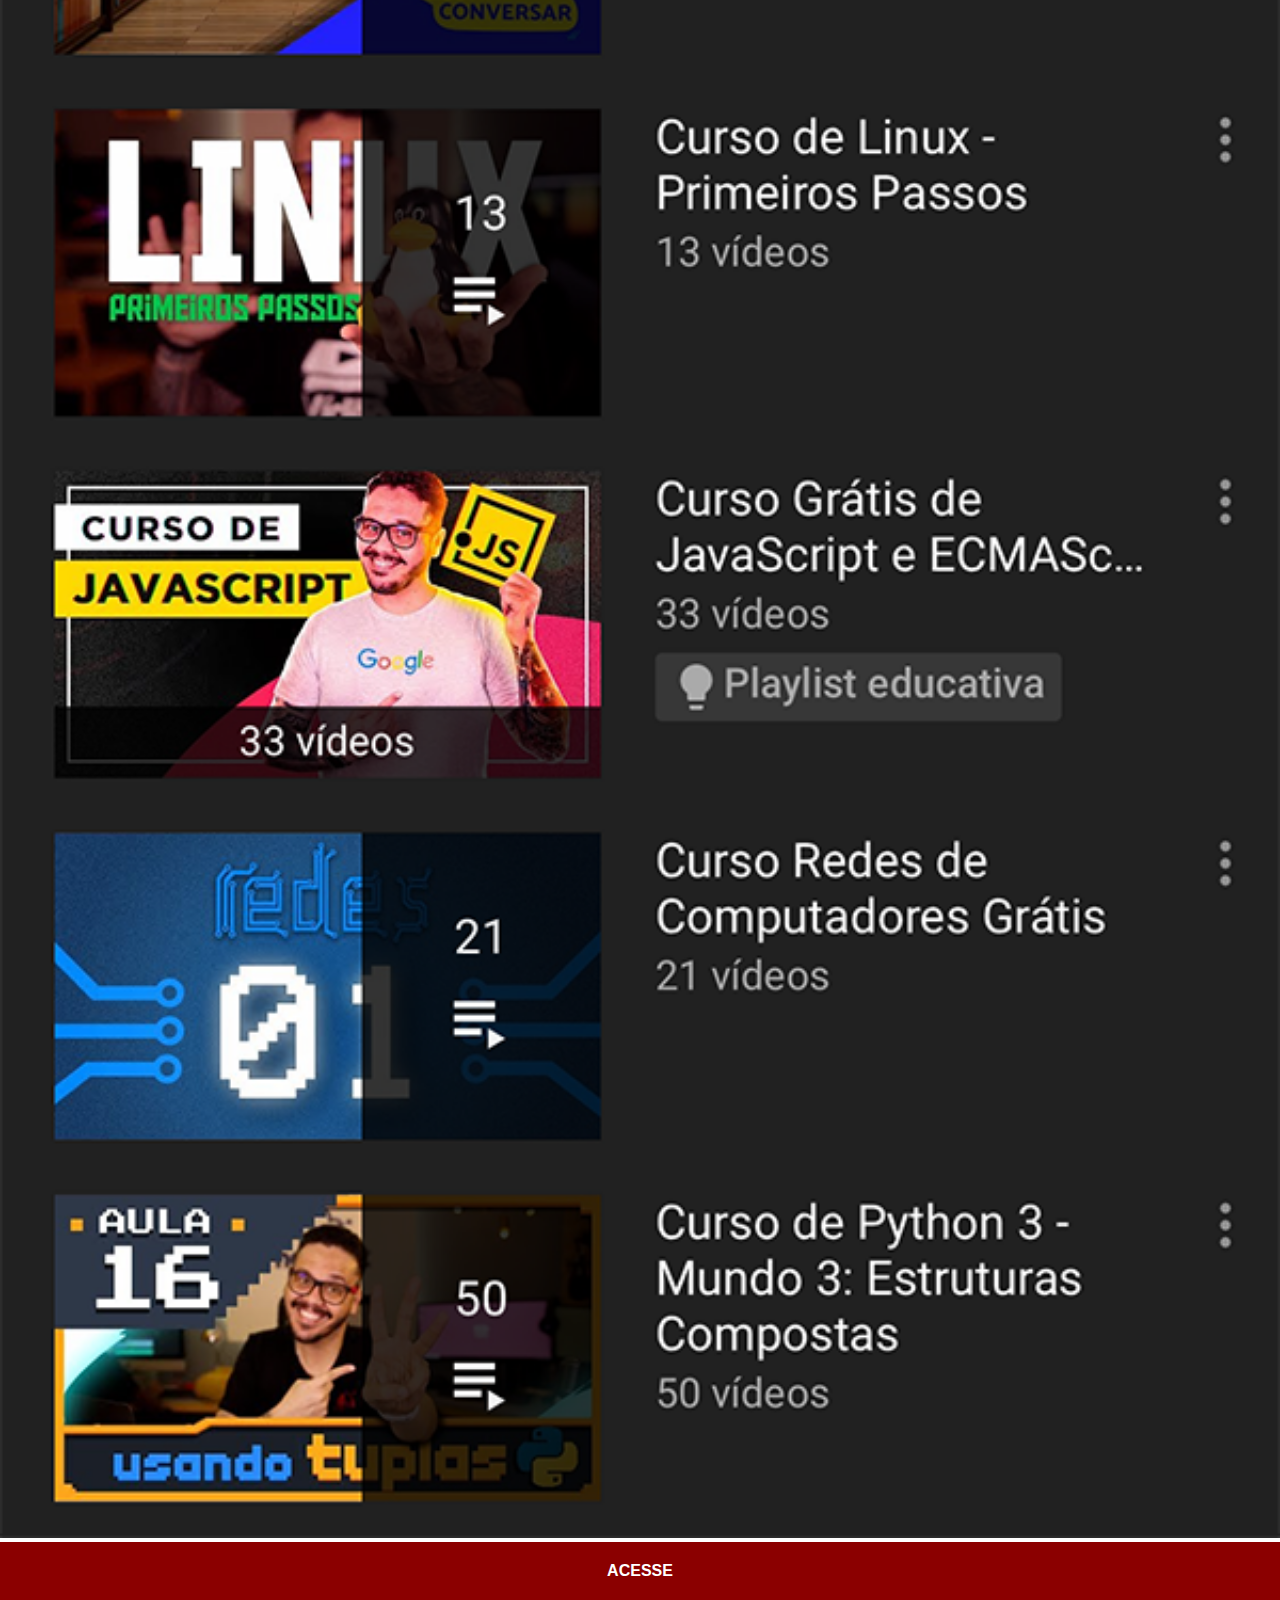
<file: redes-sociais/youtube.html>
<!DOCTYPE html>
<html lang="pt-br">
<head>
   <meta charset="UTF-8">
   <meta name="viewport" content="width=device-width, initial-scale=1.0">
   <title>youtube</title>
   <link rel="stylesheet" href="../estilos/social.css">
</head>
<body>
   <img src="../imagens/tela-youtube.png" alt="Youtube">
   <a href="https://www.youtube.com/@CursoemVideo/playlists" target="_blank">ACESSE</a>
</body>
</html>
</file>
<file: estilos/style.css>
@charset 'UTF-8';


* {
   margin: 0px;
   padding: 0px;
   font-family: Arial, Helvetica, sans-serif;
}

html,body{
   height: 100vh;
   width: 100vw;
   background-color: black;
}

body{
   background: url(../imagens/fundo-madeira.jpg) no-repeat center ;
   background-size: cover;
   background-attachment: fixed;
}

main {
   height: 100vh;
   position: relative;
}

section#telephone {
   position: absolute;
   top: 50%;
   left: 50%;
   transform: translate(-50%, -50%);

   height: 627px;
   width: 311px;
   background: url(../imagens/frame-iphone.png) no-repeat;
}

iframe#screen {
   position: relative;
   top: 79px;
   left: 22px;
   width: 268px;
   height: 473px;
}
section#social-media {
   text-align: right;
}

section#social-media img {
   width: 50px;
   border-radius: 50%;
   margin: 10px;
   box-shadow: 2px 2px 5px rgba(0, 0, 0, 0.404);
   box-sizing: border-box;
}

section#social-media img:hover {
   border: 2px solid rgba(255, 255, 255, 0.089);
   transform: translate(-2px, -2px);
   box-shadow: 5px 5px 10px rgba(0, 0, 0, 0.356);
   transition: transform .2s;
}
</file>
<file: estilos/social.css>
@charset 'UTF-8';

*{
   margin: 0px;
   padding: 0px;
   font-family: Arial, Helvetica, sans-serif;
}

::-webkit-scrollbar {
   width: 0px;
   height: 0px;
}
img {
   width: 100vw;
}

a{
   
   display: block;
   background-color: darkred;
   color: white;
   padding: 20px;
   text-align: center;
   font-weight: bolder;
   text-decoration: none;
}

a:hover {
   background-color: red;
}
</file>
